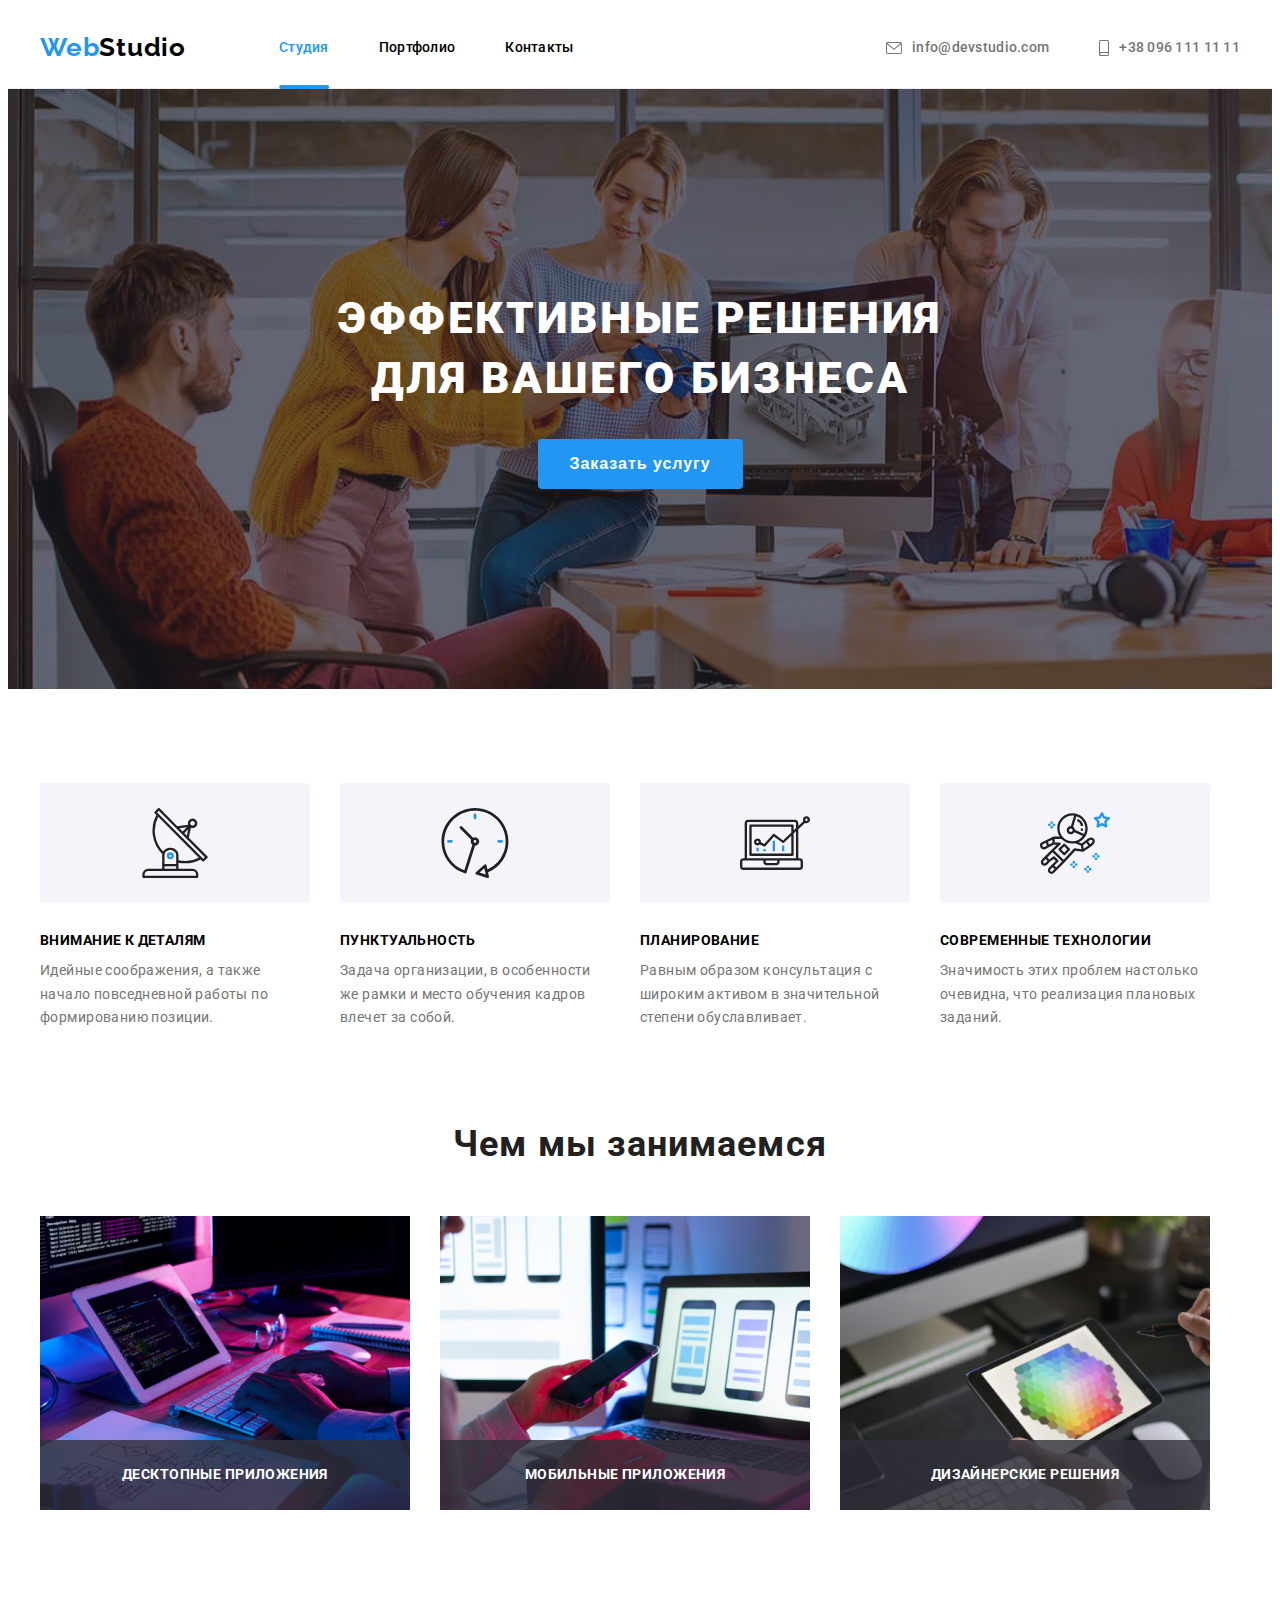
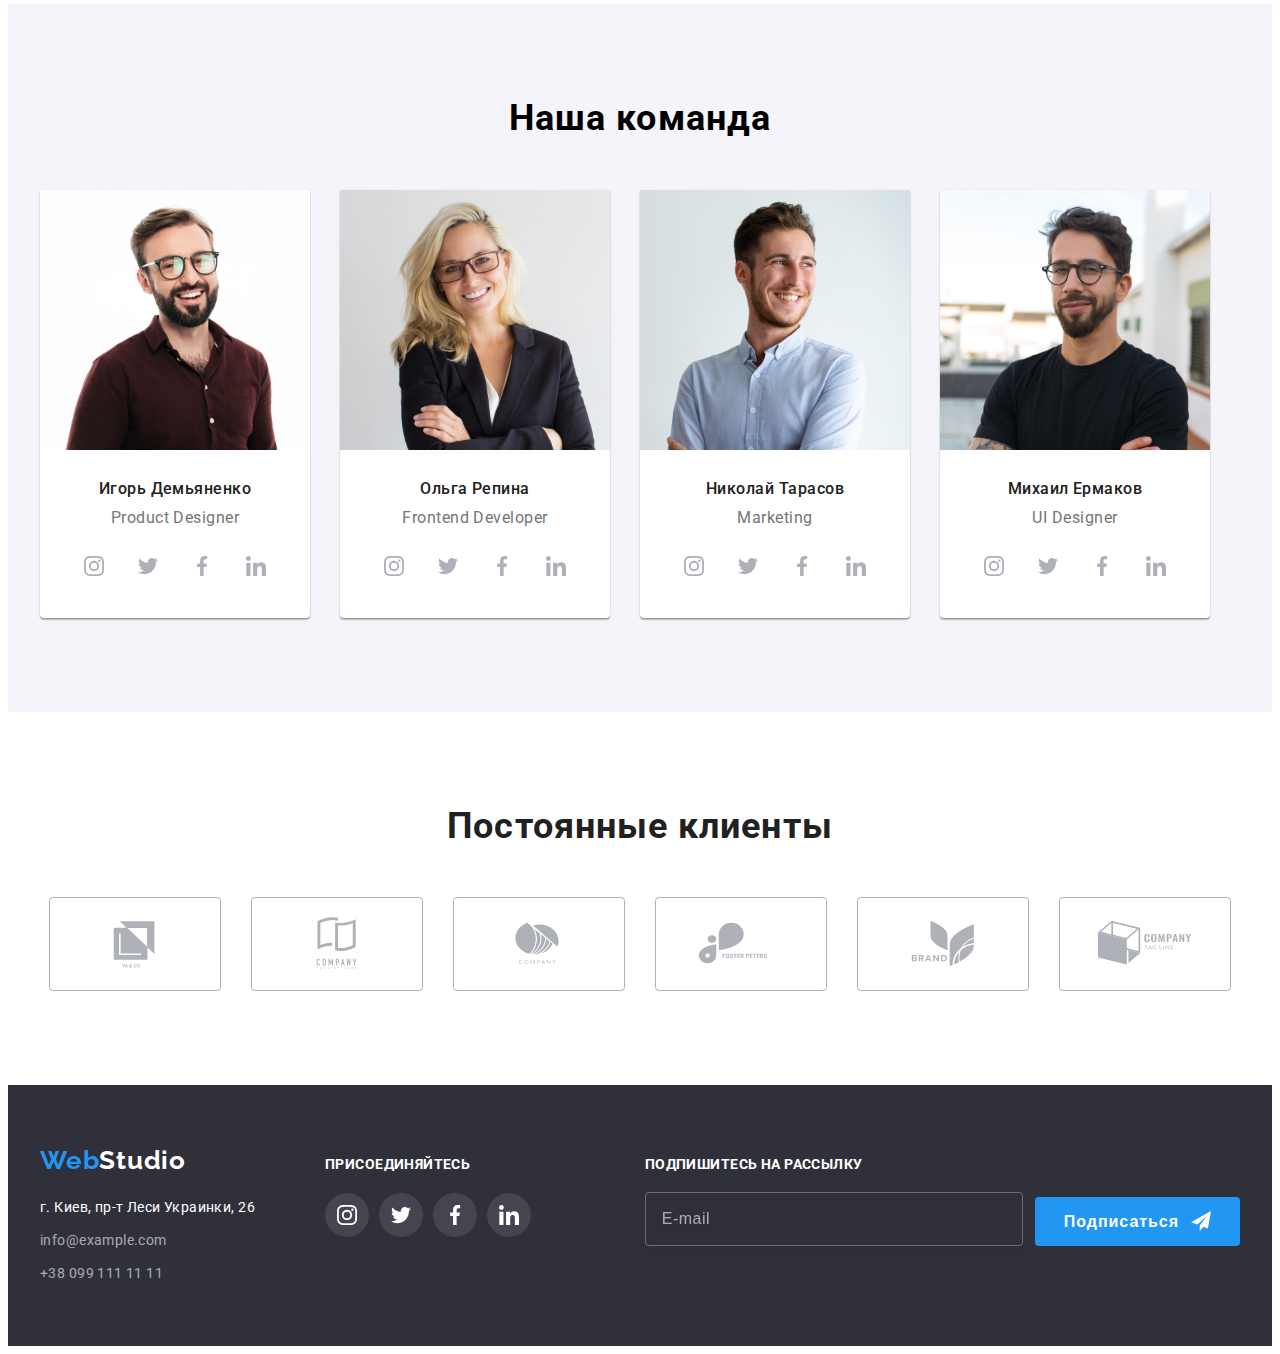
<file: index.html>
<!DOCTYPE html>
<html lang="ru">
   <head>
      <meta charset="UTF-8" />
      <meta http-equiv="X-UA-Compatible" content="IE=edge" />
      <meta name="viewport" content="width=device-width, initial-scale=1.0" />
      <title>WebStudio</title>
      <link rel="preconnect" href="https://fonts.googleapis.com" />
      <link rel="preconnect" href="https://fonts.gstatic.com" crossorigin />
      <link
         href="https://fonts.googleapis.com/css2?family=Raleway:wght@700&family=Roboto:wght@400;500;700;900&display=swap"
         rel="stylesheet"
      />
      <link
         rel="stylesheet"
         href="https://cdnjs.cloudflare.com/ajax/libs/modern-normalize/1.1.0/modern-normalize.min.css"
         integrity="sha512-wpPYUAdjBVSE4KJnH1VR1HeZfpl1ub8YT/NKx4PuQ5NmX2tKuGu6U/JRp5y+Y8XG2tV+wKQpNHVUX03MfMFn9Q=="
         crossorigin="anonymous"
         referrerpolicy="no-referrer"
      />
      <link rel="stylesheet" href="./css/styles.css" />
   </head>

   <body>
      <!---->
      <!--========================HEADER================-->
      <!---->
      <header class="header">
         <div class="container header-container">
            <nav class="header-nav">
               <a class="link logo" href="index.html" lang="en"
                  ><span class="accent">Web</span>Studio</a
               >
               <ul class="menu list">
                  <li class="menu-item current-item">
                     <a class="link current-link" href="index.html">Студия</a>
                  </li>
                  <li class="menu-item">
                     <a class="link" href="./portfolio.html">Портфолио</a>
                  </li>
                  <li class="menu-item">
                     <a class="link" href="">Контакты</a>
                  </li>
               </ul>
            </nav>

            <ul class="list header-list">
               <li class="header-list-item">
                  <a class="link contact-mail" href="mailto:info@devstudio.com">
                     <svg class="icon-envelope" width="16" height="12">
                        <use href="./images/icons.svg#icon-envelope"></use></svg
                     >info@devstudio.com
                  </a>
               </li>
               <li class="header-list-item">
                  <a class="link contact-number" href="tel:0961111111">
                     <svg class="icon-smartphone" width="10" height="16">
                        <use href="./images/icons.svg#icon-smartphone"></use>
                     </svg>
                     +38 096 111 11 11</a
                  >
               </li>
            </ul>
         </div>
      </header>

      <main>
         <!---->
         <!--========================HERO================-->
         <!---->
         <section class="hero">
            <div class="container hero-container">
               <h1 class="main-title">
                  Эффективные решения для вашего бизнеса
               </h1>
               <button class="modal-button" type="button" data-modal-open>
                  Заказать услугу
               </button>
            </div>
            <!--===================modal-window==================-->
            <div class="backdrop is-hidden" data-modal>
               <div class="modal">
                  <form class="modal-form">
                     <b class="form-title"
                        >Оставьте свои данные, мы вам перезвоним</b
                     >
                     <label class="label" for="username">
                        <span class="lable-text">Имя</span>
                     </label>
                     <div class="input-fild">
                        <input
                           class="username user-data"
                           type="text"
                           name="username"
                           id="username"
                           minlength="2"
                           maxlength="35"
                           autofocus
                        />
                        <svg class="input-icon" width="18" height="18">
                           <use
                              href="./images/icons.svg#icon-person-black-18dp-1"
                           ></use>
                        </svg>
                     </div>

                     <label class="label" for="user-tel">
                        <span class="lable-text">Телефон</span>
                     </label>
                     <div class="input-fild">
                        <input
                           class="user-tel user-data"
                           type="tel"
                           name="user-tel"
                           id="user-tel"
                        />
                        <svg class="input-icon" width="18" height="18">
                           <use
                              href="./images/icons.svg#icon-phone-black-18dp-1"
                           ></use>
                        </svg>
                     </div>

                     <label class="label" for="email">
                        <span class="lable-text">Почта</span>
                     </label>
                     <div class="input-fild">
                        <input
                           class="user-email user-data"
                           type="email"
                           name="email"
                           id="email"
                        />
                        <svg class="input-icon" width="18" height="18">
                           <use
                              href="./images/icons.svg#icon-email-black-18dp-1"
                           ></use>
                        </svg>
                     </div>

                     <label class="label">
                        <span class="lable-text">Комментарий</span>
                        <textarea
                           class="comment"
                           name="comment"
                           rows="5"
                           placeholder="Введите текст"
                        ></textarea>
                     </label>

                     <!--checkbox-->

                     <label class="lable lable-checkbox">
                        <input
                           class="checkbox visually-hidden"
                           type="checkbox"
                           name="checkbox"
                           checked
                        />
                        <span class="custom-checkbox">
                           <svg
                              class="custom-checkbox-icon"
                              width="11"
                              height="8"
                           >
                              <use href="./images/icons.svg#icon-vector"></use>
                           </svg>
                        </span>
                        <span>
                           Соглашаюсь с рассылкой и принимаю
                           <a class="policy-link" href="">Условия договора</a>
                        </span>
                     </label>

                     <button type="submit" class="submit-btn">Отправить</button>
                  </form>
                  <button
                     class="close-modal-btn"
                     type="button"
                     data-modal-close
                  >
                     <svg class="icon-close" width="18" height="18">
                        <use href="./images/icons.svg#icon-close"></use>
                     </svg>
                  </button>
               </div>
            </div>
         </section>
         <!---->
         <!--========================ADVANTAGES================-->
         <!---->
         <section class="section">
            <div class="container">
               <h2 class="visually-hidden">Наши преимущества</h2>
               <ul class="list list-advantage">
                  <li class="advantages-item">
                     <div class="advantages-icon">
                        <svg class="icon-antenna-1" width="70" height="70">
                           <use href="./images/icons.svg#icon-antenna-1"></use>
                        </svg>
                     </div>
                     <h3 class="advantage">Внимание к деталям</h3>
                     <p class="description-advantage">
                        Идейные соображения, а также начало повседневной работы
                        по формированию позиции.
                     </p>
                  </li>
                  <li class="advantages-item">
                     <div class="advantages-icon">
                        <svg class="icon-clock-1" width="70" height="70">
                           <use href="./images/icons.svg#icon-clock-1"></use>
                        </svg>
                     </div>
                     <h3 class="advantage">Пунктуальность</h3>
                     <p class="description-advantage">
                        Задача организации, в особенности же рамки и место
                        обучения кадров влечет за собой.
                     </p>
                  </li>
                  <li class="advantages-item">
                     <div class="advantages-icon">
                        <svg class="icon-diagram-1" width="70" height="70">
                           <use href="./images/icons.svg#icon-diagram-1"></use>
                        </svg>
                     </div>
                     <h3 class="advantage">Планирование</h3>
                     <p class="description-advantage">
                        Равным образом консультация с широким активом в
                        значительной степени обуславливает.
                     </p>
                  </li>
                  <li class="advantages-item">
                     <div class="advantages-icon">
                        <svg class="icon-astronaut-1" width="70" height="70">
                           <use
                              href="./images/icons.svg#icon-astronaut-1"
                           ></use>
                        </svg>
                     </div>
                     <h3 class="advantage">Современные технологии</h3>
                     <p class="description-advantage">
                        Значимость этих проблем настолько очевидна, что
                        реализация плановых заданий.
                     </p>
                  </li>
               </ul>
            </div>
         </section>
         <!---->
         <!--========================SPECIFIC================-->
         <!---->
         <section class="section specifics-section">
            <div class="container">
               <h2 class="specifics">Чем мы занимаемся</h2>
               <ul class="list list-img">
                  <li class="item-activity">
                     <div class="desktop-apps">
                        <img
                           class="activity"
                           src="./images/about/img.jpg"
                           alt="обучение с помощью планшета и компьютера"
                           width="370"
                           height="294"
                        />
                        <p class="title-img">Десктопные приложения</p>
                     </div>
                  </li>
                  <li class="item-activity">
                     <div class="mobile-apps">
                        <img
                           class="activity"
                           src="./images/about/img-1.jpg"
                           alt="обучение с помощью телефона и ноутбука"
                           width="370"
                           height="294"
                        />
                        <p class="title-img">Мобильные приложения</p>
                     </div>
                  </li>
                  <li class="item-activity">
                     <div class="design-solution">
                        <img
                           class="activity"
                           src="./images/about/img-2.jpg"
                           alt="обучение работы с цветовой палитрой на планшете"
                           width="370"
                           height="294"
                        />
                        <p class="title-img">Дизайнерские решения</p>
                     </div>
                  </li>
               </ul>
            </div>
         </section>
         <!---->
         <!--========================TEAM================-->
         <!---->
         <section class="stuff section">
            <div class="container">
               <h2 class="team">Наша команда</h2>
               <ul class="list list-team">
                  <li class="item-team">
                     <img
                        class="team-member"
                        src="./images/team/img.jpg"
                        alt="портрет члена команды"
                        width="270"
                        height="260"
                     />
                     <div class="employee-details">
                        <h3 class="employee">Игорь Демьяненко</h3>
                        <p class="position" lang="en">Product Designer</p>
                        <ul class="list social-list">
                           <li class="social-item">
                              <a
                                 class="link social-link"
                                 href="https://www.instagram.com/"
                                 target="_blank"
                                 rel="noopener noreferrer"
                              >
                                 <svg
                                    class="social-icon"
                                    width="20"
                                    height="20"
                                 >
                                    <use
                                       href="./images/icons.svg#icon-instagram"
                                    ></use>
                                 </svg>
                              </a>
                           </li>
                           <li class="social-item">
                              <a
                                 class="link social-link"
                                 href="https://twitter.com/"
                                 target="_blank"
                                 rel="noopener noreferrer"
                              >
                                 <svg
                                    class="social-icon"
                                    width="20"
                                    height="20"
                                 >
                                    <use
                                       href="./images/icons.svg#icon-twitter"
                                    ></use>
                                 </svg>
                              </a>
                           </li>
                           <li class="social-item">
                              <a
                                 class="link social-link"
                                 href="https://www.facebook.com/"
                                 target="_blank"
                                 rel="noopener noreferrer"
                              >
                                 <svg
                                    class="social-icon"
                                    width="20"
                                    height="20"
                                 >
                                    <use
                                       href="./images/icons.svg#icon-facebook"
                                    ></use>
                                 </svg>
                              </a>
                           </li>
                           <li class="social-item">
                              <a
                                 class="link social-link"
                                 href="https://www.linkedin.com/"
                                 target="_blank"
                                 rel="noopener noreferrer"
                              >
                                 <svg
                                    class="social-icon"
                                    width="20"
                                    height="20"
                                 >
                                    <use
                                       href="./images/icons.svg#icon-linkedin"
                                    ></use>
                                 </svg>
                              </a>
                           </li>
                        </ul>
                     </div>
                  </li>
                  <li class="item-team">
                     <img
                        class="team-member"
                        src="./images/team/img-1.jpg"
                        alt="портрет члена команды"
                        width="270"
                        height="260"
                     />
                     <div class="employee-details">
                        <h3 class="employee">Ольга Репина</h3>
                        <p class="position" lang="en">Frontend Developer</p>
                        <ul class="list social-list">
                           <li class="social-item">
                              <a
                                 class="link social-link"
                                 href="https://www.instagram.com/"
                                 target="_blank"
                                 rel="noopener noreferrer"
                              >
                                 <svg
                                    class="social-icon"
                                    width="20"
                                    height="20"
                                 >
                                    <use
                                       href="./images/icons.svg#icon-instagram"
                                    ></use>
                                 </svg>
                              </a>
                           </li>
                           <li class="social-item">
                              <a
                                 class="link social-link"
                                 href="https://twitter.com/"
                                 target="_blank"
                                 rel="noopener noreferrer"
                              >
                                 <svg
                                    class="social-icon"
                                    width="20"
                                    height="20"
                                 >
                                    <use
                                       href="./images/icons.svg#icon-twitter"
                                    ></use>
                                 </svg>
                              </a>
                           </li>
                           <li class="social-item">
                              <a
                                 class="link social-link"
                                 href="https://www.facebook.com/"
                                 target="_blank"
                                 rel="noopener noreferrer"
                              >
                                 <svg
                                    class="social-icon"
                                    width="20"
                                    height="20"
                                 >
                                    <use
                                       href="./images/icons.svg#icon-facebook"
                                    ></use>
                                 </svg>
                              </a>
                           </li>
                           <li class="social-item">
                              <a
                                 class="link social-link"
                                 href="https://www.linkedin.com/"
                                 target="_blank"
                                 rel="noopener noreferrer"
                              >
                                 <svg
                                    class="social-icon"
                                    width="20"
                                    height="20"
                                 >
                                    <use
                                       href="./images/icons.svg#icon-linkedin"
                                    ></use>
                                 </svg>
                              </a>
                           </li>
                        </ul>
                     </div>
                  </li>
                  <li class="item-team">
                     <img
                        class="team-member"
                        src="./images/team/img-2.jpg"
                        alt="портрет члена команды"
                        width="270"
                        height="260"
                     />
                     <div class="employee-details">
                        <h3 class="employee">Николай Тарасов</h3>
                        <p class="position" lang="en">Marketing</p>
                        <ul class="list social-list">
                           <li class="social-item">
                              <a
                                 class="link social-link"
                                 href="https://www.instagram.com/"
                                 target="_blank"
                                 rel="noopener noreferrer"
                              >
                                 <svg
                                    class="social-icon"
                                    width="20"
                                    height="20"
                                 >
                                    <use
                                       href="./images/icons.svg#icon-instagram"
                                    ></use>
                                 </svg>
                              </a>
                           </li>
                           <li class="social-item">
                              <a
                                 class="link social-link"
                                 href="https://twitter.com/"
                                 target="_blank"
                                 rel="noopener noreferrer"
                              >
                                 <svg
                                    class="social-icon"
                                    width="20"
                                    height="20"
                                 >
                                    <use
                                       href="./images/icons.svg#icon-twitter"
                                    ></use>
                                 </svg>
                              </a>
                           </li>
                           <li class="social-item">
                              <a
                                 class="link social-link"
                                 href="https://www.facebook.com/"
                                 target="_blank"
                                 rel="noopener noreferrer"
                              >
                                 <svg
                                    class="social-icon"
                                    width="20"
                                    height="20"
                                 >
                                    <use
                                       href="./images/icons.svg#icon-facebook"
                                    ></use>
                                 </svg>
                              </a>
                           </li>
                           <li class="social-item">
                              <a
                                 class="link social-link"
                                 href="https://www.linkedin.com/"
                                 target="_blank"
                                 rel="noopener noreferrer"
                              >
                                 <svg
                                    class="social-icon"
                                    width="20"
                                    height="20"
                                 >
                                    <use
                                       href="./images/icons.svg#icon-linkedin"
                                    ></use>
                                 </svg>
                              </a>
                           </li>
                        </ul>
                     </div>
                  </li>
                  <li class="item-team">
                     <img
                        class="team-member"
                        src="./images/team/img-3.jpg"
                        alt="портрет члена команды"
                        width="270"
                        height="260"
                     />
                     <div class="employee-details">
                        <h3 class="employee">Михаил Ермаков</h3>
                        <p class="position" lang="en">UI Designer</p>
                        <ul class="list social-list">
                           <li class="social-item">
                              <a
                                 class="link social-link"
                                 href="https://www.instagram.com/"
                                 target="_blank"
                                 rel="noopener noreferrer"
                              >
                                 <svg
                                    class="social-icon"
                                    width="20"
                                    height="20"
                                 >
                                    <use
                                       href="./images/icons.svg#icon-instagram"
                                    ></use>
                                 </svg>
                              </a>
                           </li>
                           <li class="social-item">
                              <a
                                 class="link social-link"
                                 href="https://twitter.com/"
                                 target="_blank"
                                 rel="noopener noreferrer"
                              >
                                 <svg
                                    class="social-icon"
                                    width="20"
                                    height="20"
                                 >
                                    <use
                                       href="./images/icons.svg#icon-twitter"
                                    ></use>
                                 </svg>
                              </a>
                           </li>
                           <li class="social-item">
                              <a
                                 class="link social-link"
                                 href="https://www.facebook.com/"
                                 target="_blank"
                                 rel="noopener noreferrer"
                              >
                                 <svg
                                    class="social-icon"
                                    width="20"
                                    height="20"
                                 >
                                    <use
                                       href="./images/icons.svg#icon-facebook"
                                    ></use>
                                 </svg>
                              </a>
                           </li>
                           <li class="social-item">
                              <a
                                 class="link social-link"
                                 href="https://www.linkedin.com/"
                                 target="_blank"
                                 rel="noopener noreferrer"
                              >
                                 <svg
                                    class="social-icon"
                                    width="20"
                                    height="20"
                                 >
                                    <use
                                       href="./images/icons.svg#icon-linkedin"
                                    ></use>
                                 </svg>
                              </a>
                           </li>
                        </ul>
                     </div>
                  </li>
               </ul>
            </div>
         </section>
         <!---->
         <!--========================REGULAR CUSTOMERS================-->
         <!---->
         <section class="section">
            <div class="container">
               <h2 class="regular-customers">Постоянные клиенты</h2>
               <ul class="list list-regular-customers">
                  <li class="regular-customer-item">
                     <a class="link regular-customer-link" href="">
                        <svg
                           class="regular-customer-icon"
                           width="106"
                           height="60"
                        >
                           <use href="./images/icons.svg#icon-logo"></use>
                        </svg>
                     </a>
                  </li>
                  <li class="regular-customer-item">
                     <a class="link regular-customer-link" href="">
                        <svg
                           class="regular-customer-icon"
                           width="106"
                           height="60"
                        >
                           <use href="./images/icons.svg#icon-logo-1"></use>
                        </svg>
                     </a>
                  </li>
                  <li class="regular-customer-item">
                     <a class="link regular-customer-link" href="">
                        <svg
                           class="regular-customer-icon"
                           width="106"
                           height="60"
                        >
                           <use href="./images/icons.svg#icon-logo-2"></use>
                        </svg>
                     </a>
                  </li>
                  <li class="regular-customer-item">
                     <a class="link regular-customer-link" href="">
                        <svg
                           class="regular-customer-icon"
                           width="106"
                           height="60"
                        >
                           <use href="./images/icons.svg#icon-logo-3"></use>
                        </svg>
                     </a>
                  </li>
                  <li class="regular-customer-item">
                     <a class="link regular-customer-link" href="">
                        <svg
                           class="regular-customer-icon"
                           width="106"
                           height="60"
                        >
                           <use href="./images/icons.svg#icon-logo-4"></use>
                        </svg>
                     </a>
                  </li>
                  <li class="regular-customer-item">
                     <a class="link regular-customer-link" href="">
                        <svg
                           class="regular-customer-icon"
                           width="106"
                           height="60"
                        >
                           <use href="./images/icons.svg#icon-logo-5"></use>
                        </svg>
                     </a>
                  </li>
               </ul>
            </div>
         </section>
      </main>

      <!---->
      <!--========================FOOTER================-->
      <!---->

      <footer class="footer">
         <div class="container content-in-footer">
            <div>
               <a class="link logo-footer" href="index.html" lang="en"
                  ><span class="accent">Web</span>Studio</a
               >
               <address class="contact-list">
                  <ul class="list all-contact">
                     <li class="contact-item">
                        <a
                           class="link link_geolocation"
                           href="https://goo.gl/maps/ptXr3wgjYMJCWN8M7"
                           target="blank"
                           rel="noreferrer noopener"
                           >г. Киев, пр-т Леси Украинки, 26</a
                        >
                     </li>
                     <li class="contact-item">
                        <a
                           class="link link_contact"
                           href="mailto:info@example.com"
                           >info@example.com</a
                        >
                     </li>
                     <li class="contact-item">
                        <a class="link link_contact" href="tel:0991111111"
                           >+38 099 111 11 11</a
                        >
                     </li>
                  </ul>
               </address>
            </div>
            <div>
               <p class="upper-icons-in-footer">присоединяйтесь</p>
               <ul class="list social-list-in-footer">
                  <li class="social-item">
                     <a
                        class="link social-link-in-footer"
                        href="https://www.instagram.com/"
                        target="_blank"
                        rel="noopener noreferrer"
                     >
                        <svg
                           class="social-icon-in-footer"
                           width="20"
                           height="20"
                        >
                           <use href="./images/icons.svg#icon-instagram"></use>
                        </svg>
                     </a>
                  </li>
                  <li class="social-item">
                     <a
                        class="link social-link-in-footer"
                        href="https://twitter.com/"
                        target="_blank"
                        rel="noopener noreferrer"
                     >
                        <svg
                           class="social-icon-in-footer"
                           width="20"
                           height="20"
                        >
                           <use href="./images/icons.svg#icon-twitter"></use>
                        </svg>
                     </a>
                  </li>
                  <li class="social-item">
                     <a
                        class="link social-link-in-footer"
                        href="https://www.facebook.com/"
                        target="_blank"
                        rel="noopener noreferrer"
                     >
                        <svg
                           class="social-icon-in-footer"
                           width="20"
                           height="20"
                        >
                           <use href="./images/icons.svg#icon-facebook"></use>
                        </svg>
                     </a>
                  </li>
                  <li class="social-item">
                     <a
                        class="link social-link-in-footer"
                        href="https://www.linkedin.com/"
                        target="_blank"
                        rel="noopener noreferrer"
                     >
                        <svg
                           class="social-icon-in-footer"
                           width="20"
                           height="20"
                        >
                           <use href="./images/icons.svg#icon-linkedin"></use>
                        </svg>
                     </a>
                  </li>
               </ul>
            </div>

            <div class="subscribe">
               <form class="subscribe-form">
                  <label class="lable-in-footer">
                     <span class="lable-text-in-footer"
                        >Подпишитесь на рассылку
                     </span>
                     <input
                        class="footer-input"
                        type="email"
                        name="email"
                        placeholder="E-mail"
                        autocomplete="off"
                     />
                  </label>
                  <button type="submit" class="subscribe-button">
                     Подписаться
                     <svg class="icon-icon-send" width="20" height="20">
                        <use href="./images/icons.svg#icon-icon-send"></use>
                     </svg>
                  </button>
               </form>
            </div>
         </div>
      </footer>
      <script src="./JS/modal.js"></script>
   </body>
</html>
</file>
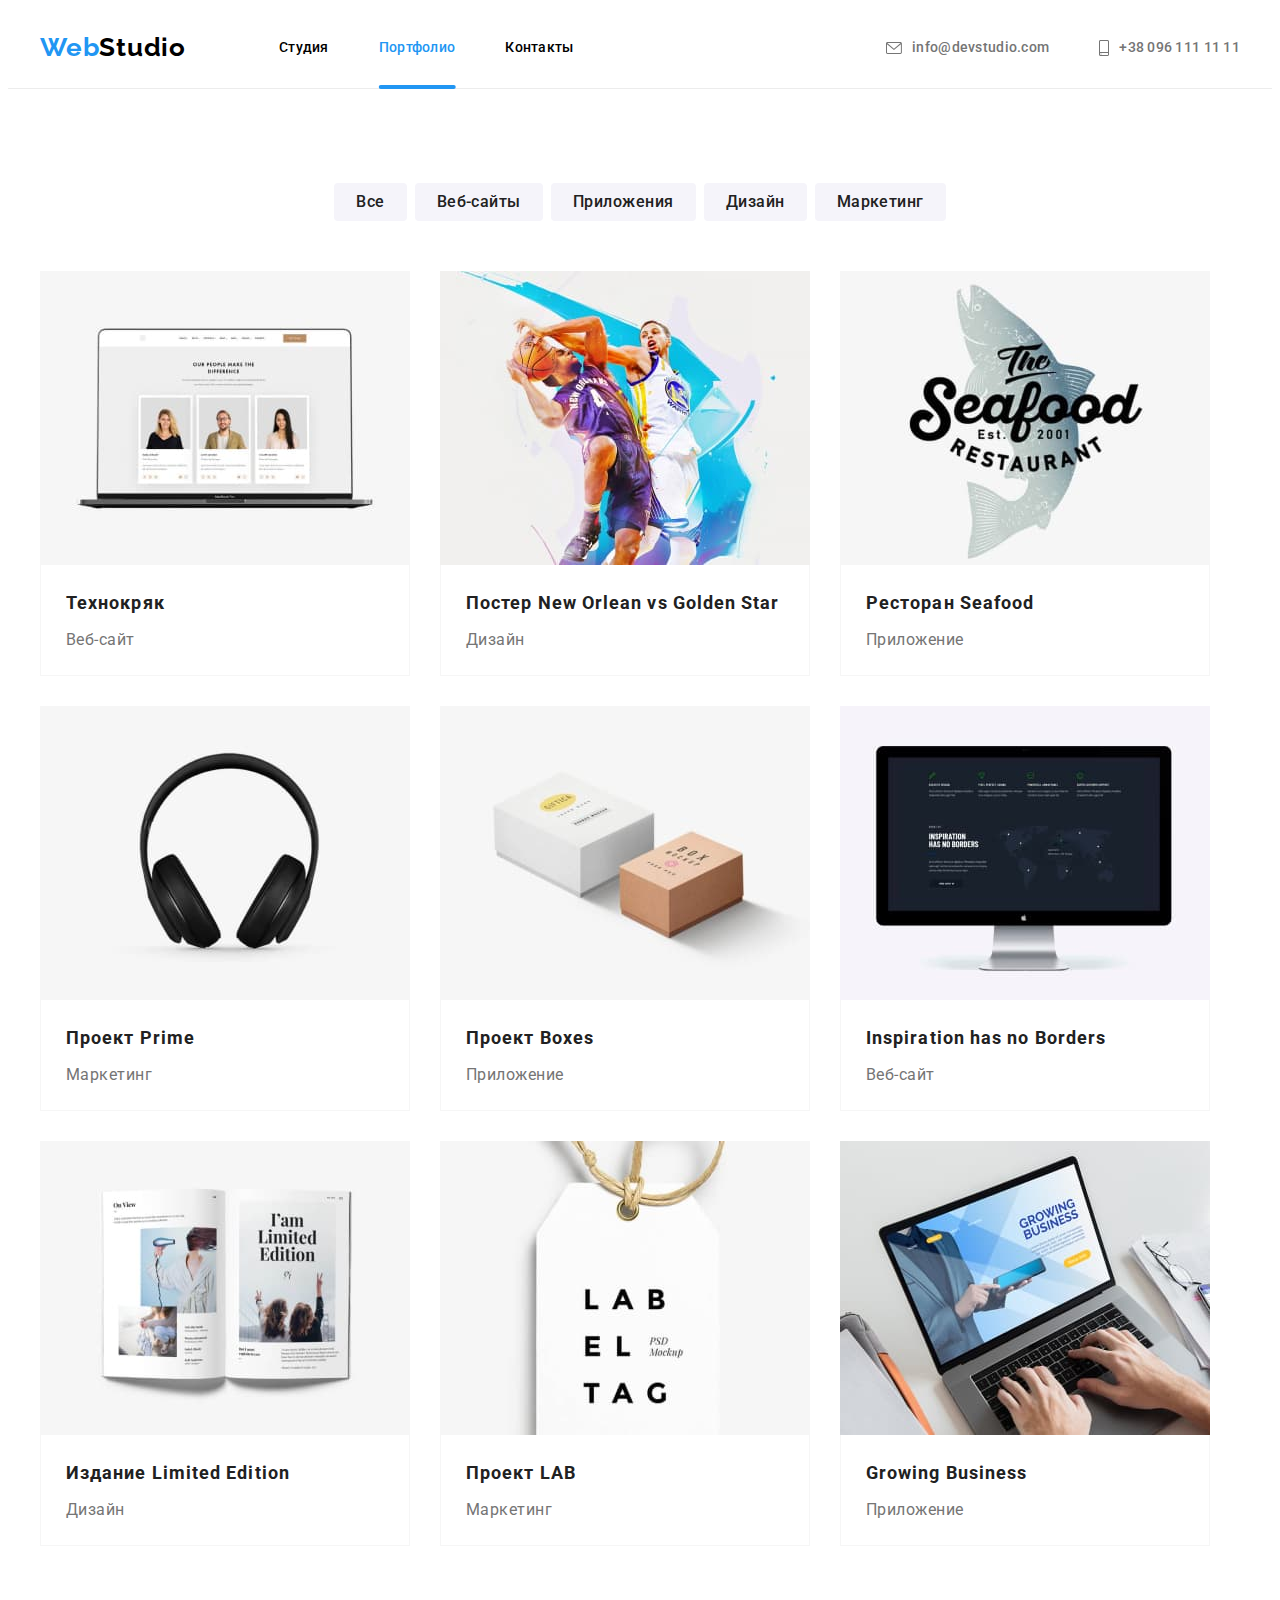
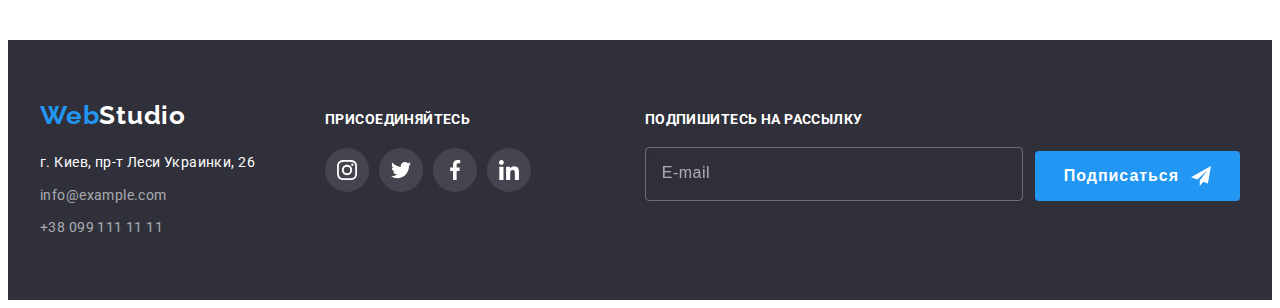
<file: portfolio.html>
<!DOCTYPE html>
<html lang="ru">
    <head>
        <meta charset="UTF-8" />
        <meta http-equiv="X-UA-Compatible" content="IE=edge" />
        <meta name="viewport" content="width=device-width, initial-scale=1.0" />
        <title>Портфолио</title>
        <link rel="preconnect" href="https://fonts.googleapis.com" />
        <link rel="preconnect" href="https://fonts.gstatic.com" crossorigin />
        <link
            href="https://fonts.googleapis.com/css2?family=Raleway:wght@700&family=Roboto:wght@400;500;700;900&display=swap"
            rel="stylesheet"
        />
        <link
            rel="stylesheet"
            href="https://cdnjs.cloudflare.com/ajax/libs/modern-normalize/1.1.0/modern-normalize.min.css"
            integrity="sha512-wpPYUAdjBVSE4KJnH1VR1HeZfpl1ub8YT/NKx4PuQ5NmX2tKuGu6U/JRp5y+Y8XG2tV+wKQpNHVUX03MfMFn9Q=="
            crossorigin="anonymous"
            referrerpolicy="no-referrer"
        />
        <link rel="stylesheet" href="./css/styles.css" />
    </head>

    <body>
        <!---->
        <!--========================HEADER================-->
        <!---->
        <header class="header">
            <div class="container header-container">
                <nav class="header-nav">
                    <a class="link logo" href="index.html" lang="en"
                        ><span class="accent">Web</span>Studio</a
                    >
                    <ul class="menu list">
                        <li class="menu-item">
                            <a class="link" href="index.html">Студия</a>
                        </li>
                        <li class="menu-item current-item">
                            <a class="link current-link" href="./portfolio.html"
                                >Портфолио</a
                            >
                        </li>
                        <li class="menu-item">
                            <a class="link" href="">Контакты</a>
                        </li>
                    </ul>
                </nav>
                <ul class="list header-list">
                    <li class="header-list-item">
                        <a
                            class="link contact-mail"
                            href="mailto:info@devstudio.com"
                        >
                            <svg class="icon-envelope" width="16" height="12">
                                <use
                                    href="./images/icons.svg#icon-envelope"
                                ></use>
                            </svg>
                            info@devstudio.com</a
                        >
                    </li>
                    <li class="header-list-item">
                        <a class="link contact-number" href="tel:0961111111">
                            <svg class="icon-envelope" width="10" height="16">
                                <use
                                    href="./images/icons.svg#icon-smartphone"
                                ></use>
                            </svg>
                            +38 096 111 11 11
                        </a>
                    </li>
                </ul>
            </div>
        </header>

        <main>
            <!---->
            <!--========================PORTFOLIO================-->
            <!---->
            <section class="section portfolio">
                <div class="container">
                    <h1 class="visually-hidden">Портфолио</h1>
                    <ul class="list list-button">
                        <li class="filter-btn">
                            <button class="filter" type="button">Все</button>
                        </li>
                        <li class="filter-btn">
                            <button class="filter" type="button">
                                Веб-сайты
                            </button>
                        </li>
                        <li class="filter-btn">
                            <button class="filter" type="button">
                                Приложения
                            </button>
                        </li>
                        <li class="filter-btn">
                            <button class="filter" type="button">Дизайн</button>
                        </li>
                        <li class="filter-btn">
                            <button class="filter" type="button">
                                Маркетинг
                            </button>
                        </li>
                    </ul>

                    <h2 class="visually-hidden">Разделы порфолио</h2>
                    <ul class="list list-cards">
                        <li class="list-item">
                            <a class="link link-card" href="">
                                <div class="wrapper">
                                    <img
                                        class="portfolio-img"
                                        src="./images/portfolio_images/img.jpg"
                                        alt="Технокряк"
                                        width="370"
                                        height="294"
                                    />
                                    <p class="owerlay-text">
                                        Ресурс предлагает комплексные
                                        предложения с разным уровнем функционала
                                        и сервисов. Все это позволит посетителю
                                        получить исчерпывающие сведения о
                                        компании или частном лице.
                                    </p>
                                </div>
                                <div class="text-card">
                                    <h3 class="title-picture">Технокряк</h3>
                                    <p class="portfolio_section">Веб-сайт</p>
                                </div>
                            </a>
                        </li>
                        <li class="list-item">
                            <a class="link link-card" href="">
                                <div class="wrapper">
                                    <img
                                        class="portfolio-img"
                                        src="./images/portfolio_images/img-1.jpg"
                                        alt="Постер New Orlean vs Golden Star"
                                        width="370"
                                        height="294"
                                    />
                                    <p class="owerlay-text">
                                        Ресурс предлагает комплексные
                                        предложения с разным уровнем функционала
                                        и сервисов. Все это позволит посетителю
                                        получить исчерпывающие сведения о
                                        компании или частном лице.
                                    </p>
                                </div>
                                <div class="text-card">
                                    <h3 class="title-picture">
                                        Постер
                                        <span lang="en"
                                            >New Orlean vs Golden Star</span
                                        >
                                    </h3>
                                    <p class="portfolio_section">Дизайн</p>
                                </div>
                            </a>
                        </li>
                        <li class="list-item">
                            <a class="link link-card" href="">
                                <div class="wrapper">
                                    <img
                                        class="portfolio-img"
                                        src="./images/portfolio_images/img-2.jpg"
                                        alt="Ресторан Seafood"
                                        width="370"
                                        height="294"
                                    />
                                    <p class="owerlay-text">
                                        Ресурс предлагает комплексные
                                        предложения с разным уровнем функционала
                                        и сервисов. Все это позволит посетителю
                                        получить исчерпывающие сведения о
                                        компании или частном лице.
                                    </p>
                                </div>
                                <div class="text-card">
                                    <h3 class="title-picture">
                                        Ресторан <span lang="en">Seafood</span>
                                    </h3>
                                    <p class="portfolio_section">Приложение</p>
                                </div>
                            </a>
                        </li>
                        <li class="list-item">
                            <a class="link link-card" href="">
                                <div class="wrapper">
                                    <img
                                        class="portfolio-img"
                                        src="./images/portfolio_images/img-3.jpg"
                                        alt="Проект Prime"
                                        width="370"
                                        height="294"
                                    />
                                    <p class="owerlay-text">
                                        Ресурс предлагает комплексные
                                        предложения с разным уровнем функционала
                                        и сервисов. Все это позволит посетителю
                                        получить исчерпывающие сведения о
                                        компании или частном лице.
                                    </p>
                                </div>
                                <div class="text-card">
                                    <h3 class="title-picture">
                                        Проект <span lang="en">Prime</span>
                                    </h3>
                                    <p class="portfolio_section">Маркетинг</p>
                                </div>
                            </a>
                        </li>
                        <li class="list-item">
                            <a class="link link-card" href="">
                                <div class="wrapper">
                                    <img
                                        class="portfolio-img"
                                        src="./images/portfolio_images/img-4.jpg"
                                        alt="Проект Boxes"
                                        width="370"
                                        height="294"
                                    />
                                    <p class="owerlay-text">
                                        Ресурс предлагает комплексные
                                        предложения с разным уровнем функционала
                                        и сервисов. Все это позволит посетителю
                                        получить исчерпывающие сведения о
                                        компании или частном лице.
                                    </p>
                                </div>
                                <div class="text-card">
                                    <h3 class="title-picture">
                                        Проект <span lang="en">Boxes</span>
                                    </h3>
                                    <p class="portfolio_section">Приложение</p>
                                </div></a
                            >
                        </li>
                        <li class="list-item">
                            <a class="link link-card" href="">
                                <div class="wrapper">
                                    <img
                                        class="portfolio-img"
                                        src="./images/portfolio_images/img-5.jpg"
                                        alt="Inspiration has no Borders"
                                        width="370"
                                        height="294"
                                    />
                                    <p class="owerlay-text">
                                        Ресурс предлагает комплексные
                                        предложения с разным уровнем функционала
                                        и сервисов. Все это позволит посетителю
                                        получить исчерпывающие сведения о
                                        компании или частном лице.
                                    </p>
                                </div>
                                <div class="text-card">
                                    <h3 class="title-picture" lang="en">
                                        Inspiration has no Borders
                                    </h3>
                                    <p class="portfolio_section">Веб-сайт</p>
                                </div>
                            </a>
                        </li>
                        <li class="list-item">
                            <a class="link link-card" href="">
                                <div class="wrapper">
                                    <img
                                        class="portfolio-img"
                                        src="./images/portfolio_images/img-6.jpg"
                                        alt="Издание Limited Edition"
                                        width="370"
                                        height="294"
                                    />
                                    <p class="owerlay-text">
                                        Ресурс предлагает комплексные
                                        предложения с разным уровнем функционала
                                        и сервисов. Все это позволит посетителю
                                        получить исчерпывающие сведения о
                                        компании или частном лице.
                                    </p>
                                </div>
                                <div class="text-card">
                                    <h3 class="title-picture">
                                        Издание
                                        <span lang="en">Limited Edition</span>
                                    </h3>
                                    <p class="portfolio_section">Дизайн</p>
                                </div>
                            </a>
                        </li>
                        <li class="list-item">
                            <a class="link link-card" href="">
                                <div class="wrapper">
                                    <img
                                        class="portfolio-img"
                                        src="./images/portfolio_images/img-7.jpg"
                                        alt="Проект LAB"
                                        width="370"
                                        height="294"
                                    />
                                    <p class="owerlay-text">
                                        Ресурс предлагает комплексные
                                        предложения с разным уровнем функционала
                                        и сервисов. Все это позволит посетителю
                                        получить исчерпывающие сведения о
                                        компании или частном лице.
                                    </p>
                                </div>
                                <div class="text-card">
                                    <h3 class="title-picture">
                                        Проект <span lang="en">LAB</span>
                                    </h3>
                                    <p class="portfolio_section">Маркетинг</p>
                                </div>
                            </a>
                        </li>
                        <li class="list-item">
                            <a class="link link-card" href="">
                                <div class="wrapper">
                                    <img
                                        class="portfolio-img"
                                        src="./images/portfolio_images/img-8.jpg"
                                        alt="Growing Business"
                                        width="370"
                                        height="294"
                                    />
                                    <p class="owerlay-text">
                                        Ресурс предлагает комплексные
                                        предложения с разным уровнем функционала
                                        и сервисов. Все это позволит посетителю
                                        получить исчерпывающие сведения о
                                        компании или частном лице.
                                    </p>
                                </div>
                                <div class="text-card">
                                    <h3 class="title-picture" lang="en">
                                        Growing Business
                                    </h3>
                                    <p class="portfolio_section">Приложение</p>
                                </div>
                            </a>
                        </li>
                    </ul>
                </div>
            </section>
        </main>
        <!---->
        <!--========================FOOTER================-->
        <!---->
        <footer class="footer">
            <div class="container content-in-footer">
                <div>
                    <a class="link logo-footer" href="index.html" lang="en"
                        ><span class="accent">Web</span>Studio</a
                    >
                    <address class="contact-list">
                        <ul class="list all-contact">
                            <li class="contact-item">
                                <a
                                    class="link link_geolocation"
                                    href="https://goo.gl/maps/ptXr3wgjYMJCWN8M7"
                                    target="blank"
                                    rel="noreferrer noopener"
                                    >г. Киев, пр-т Леси Украинки, 26</a
                                >
                            </li>
                            <li class="contact-item">
                                <a
                                    class="link link_contact"
                                    href="mailto:info@example.com"
                                    >info@example.com</a
                                >
                            </li>
                            <li class="contact-item">
                                <a
                                    class="link link_contact"
                                    href="tel:0991111111"
                                    >+38 099 111 11 11</a
                                >
                            </li>
                        </ul>
                    </address>
                </div>
                <div>
                    <p class="upper-icons-in-footer">присоединяйтесь</p>
                    <ul class="list social-list-in-footer">
                        <li class="social-item">
                            <a
                                class="link social-link-in-footer"
                                href="https://instagram.com/"
                                target="_blank"
                                rel="noopener noreferrer"
                            >
                                <svg
                                    class="social-icon-in-footer"
                                    width="20"
                                    height="20"
                                >
                                    <use
                                        href="./images/icons.svg#icon-instagram"
                                    ></use>
                                </svg>
                            </a>
                        </li>
                        <li class="social-item">
                            <a
                                class="link social-link-in-footer"
                                href="https://twitter.com/"
                                target="_blank"
                                rel="noopener noreferrer"
                            >
                                <svg
                                    class="social-icon-in-footer"
                                    width="20"
                                    height="20"
                                >
                                    <use
                                        href="./images/icons.svg#icon-twitter"
                                    ></use>
                                </svg>
                            </a>
                        </li>
                        <li class="social-item">
                            <a
                                class="link social-link-in-footer"
                                href="https://facebook.com/"
                                target="_blank"
                                rel="noopener noreferrer"
                            >
                                <svg
                                    class="social-icon-in-footer"
                                    width="20"
                                    height="20"
                                >
                                    <use
                                        href="./images/icons.svg#icon-facebook"
                                    ></use>
                                </svg>
                            </a>
                        </li>
                        <li class="social-item">
                            <a
                                class="link social-link-in-footer"
                                href="https://www.linkedin.com/"
                                target="_blank"
                                rel="noopener noreferrer"
                            >
                                <svg
                                    class="social-icon-in-footer"
                                    width="20"
                                    height="20"
                                >
                                    <use
                                        href="./images/icons.svg#icon-linkedin"
                                    ></use>
                                </svg>
                            </a>
                        </li>
                    </ul>
                </div>
                <div class="subscribe">
                    <form class="subscribe-form">
                        <label class="lable-in-footer">
                            <span class="lable-text-in-footer"
                                >Подпишитесь на рассылку
                            </span>
                            <input
                                class="footer-input"
                                type="email"
                                name="email"
                                placeholder="E-mail"
                                autocomplete="off"
                            />
                        </label>
                        <button type="submit" class="subscribe-button">
                            Подписаться
                            <svg class="icon-icon-send" width="20" height="20">
                                <use
                                    href="./images/icons.svg#icon-icon-send"
                                ></use>
                            </svg>
                        </button>
                    </form>
                </div>
            </div>
        </footer>
    </body>
</html>
</file>
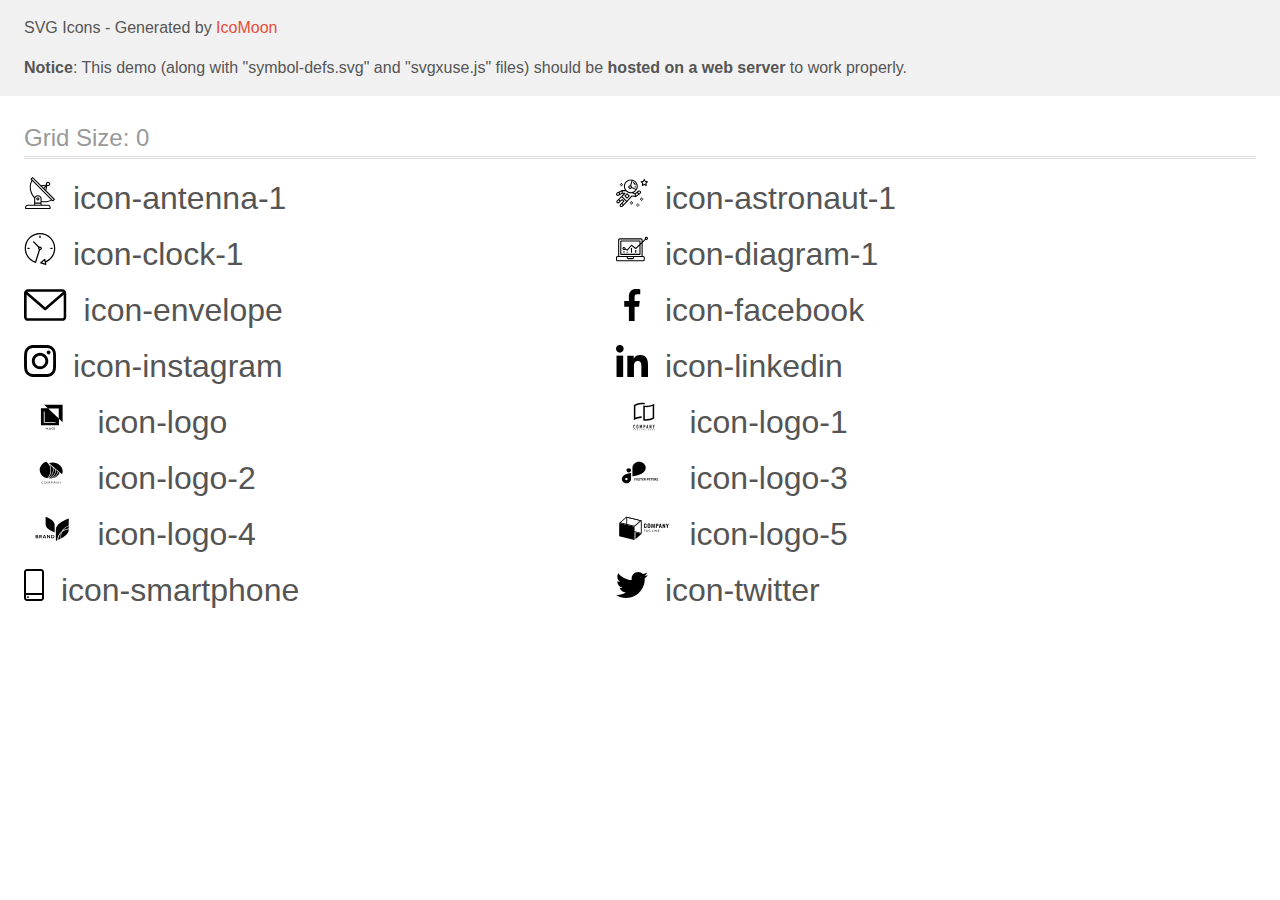
<file: images/icomoon/demo-external-svg.html>
<!doctype html>
<html>
<head>
    <title>IcoMoon - SVG Icons</title>
    <meta charset="utf-8">
    <meta name="viewport" content="width=device-width, initial-scale=1">
    <link rel="stylesheet" href="demo-files/demo.css">
    <link rel="stylesheet" href="style.css">
</head>
<body>
<header class="bgc1 clearfix">
<div class="mhl">
    <p>SVG Icons - Generated by <a href="https://icomoon.io/app">IcoMoon</a></p><p><strong>Notice</strong>: This demo (along with "symbol-defs.svg" and "svgxuse.js" files) should be <b>hosted on a web server</b> to work properly.</p>
</div>
</header>
    <div class="clearfix mhl ptl">
        <h1 class="mvm mtn fgc1">Grid Size: 0</h1>
        <div class="glyph fs1">
            <div class="clearfix pbs">
                <svg class="icon icon-antenna-1"><use xlink:href="symbol-defs.svg#icon-antenna-1"></use></svg><span class="name"> icon-antenna-1</span>
            </div>
        </div>
        <div class="glyph fs1">
            <div class="clearfix pbs">
                <svg class="icon icon-astronaut-1"><use xlink:href="symbol-defs.svg#icon-astronaut-1"></use></svg><span class="name"> icon-astronaut-1</span>
            </div>
        </div>
        <div class="glyph fs1">
            <div class="clearfix pbs">
                <svg class="icon icon-clock-1"><use xlink:href="symbol-defs.svg#icon-clock-1"></use></svg><span class="name"> icon-clock-1</span>
            </div>
        </div>
        <div class="glyph fs1">
            <div class="clearfix pbs">
                <svg class="icon icon-diagram-1"><use xlink:href="symbol-defs.svg#icon-diagram-1"></use></svg><span class="name"> icon-diagram-1</span>
            </div>
        </div>
        <div class="glyph fs1">
            <div class="clearfix pbs">
                <svg class="icon icon-envelope"><use xlink:href="symbol-defs.svg#icon-envelope"></use></svg><span class="name"> icon-envelope</span>
            </div>
        </div>
        <div class="glyph fs1">
            <div class="clearfix pbs">
                <svg class="icon icon-facebook"><use xlink:href="symbol-defs.svg#icon-facebook"></use></svg><span class="name"> icon-facebook</span>
            </div>
        </div>
        <div class="glyph fs1">
            <div class="clearfix pbs">
                <svg class="icon icon-instagram"><use xlink:href="symbol-defs.svg#icon-instagram"></use></svg><span class="name"> icon-instagram</span>
            </div>
        </div>
        <div class="glyph fs1">
            <div class="clearfix pbs">
                <svg class="icon icon-linkedin"><use xlink:href="symbol-defs.svg#icon-linkedin"></use></svg><span class="name"> icon-linkedin</span>
            </div>
        </div>
        <div class="glyph fs1">
            <div class="clearfix pbs">
                <svg class="icon icon-logo"><use xlink:href="symbol-defs.svg#icon-logo"></use></svg><span class="name"> icon-logo</span>
            </div>
        </div>
        <div class="glyph fs1">
            <div class="clearfix pbs">
                <svg class="icon icon-logo-1"><use xlink:href="symbol-defs.svg#icon-logo-1"></use></svg><span class="name"> icon-logo-1</span>
            </div>
        </div>
        <div class="glyph fs1">
            <div class="clearfix pbs">
                <svg class="icon icon-logo-2"><use xlink:href="symbol-defs.svg#icon-logo-2"></use></svg><span class="name"> icon-logo-2</span>
            </div>
        </div>
        <div class="glyph fs1">
            <div class="clearfix pbs">
                <svg class="icon icon-logo-3"><use xlink:href="symbol-defs.svg#icon-logo-3"></use></svg><span class="name"> icon-logo-3</span>
            </div>
        </div>
        <div class="glyph fs1">
            <div class="clearfix pbs">
                <svg class="icon icon-logo-4"><use xlink:href="symbol-defs.svg#icon-logo-4"></use></svg><span class="name"> icon-logo-4</span>
            </div>
        </div>
        <div class="glyph fs1">
            <div class="clearfix pbs">
                <svg class="icon icon-logo-5"><use xlink:href="symbol-defs.svg#icon-logo-5"></use></svg><span class="name"> icon-logo-5</span>
            </div>
        </div>
        <div class="glyph fs1">
            <div class="clearfix pbs">
                <svg class="icon icon-smartphone"><use xlink:href="symbol-defs.svg#icon-smartphone"></use></svg><span class="name"> icon-smartphone</span>
            </div>
        </div>
        <div class="glyph fs1">
            <div class="clearfix pbs">
                <svg class="icon icon-twitter"><use xlink:href="symbol-defs.svg#icon-twitter"></use></svg><span class="name"> icon-twitter</span>
            </div>
        </div>
  </div>
<script defer src="svgxuse.js"></script>
</body>
</html>
</file>
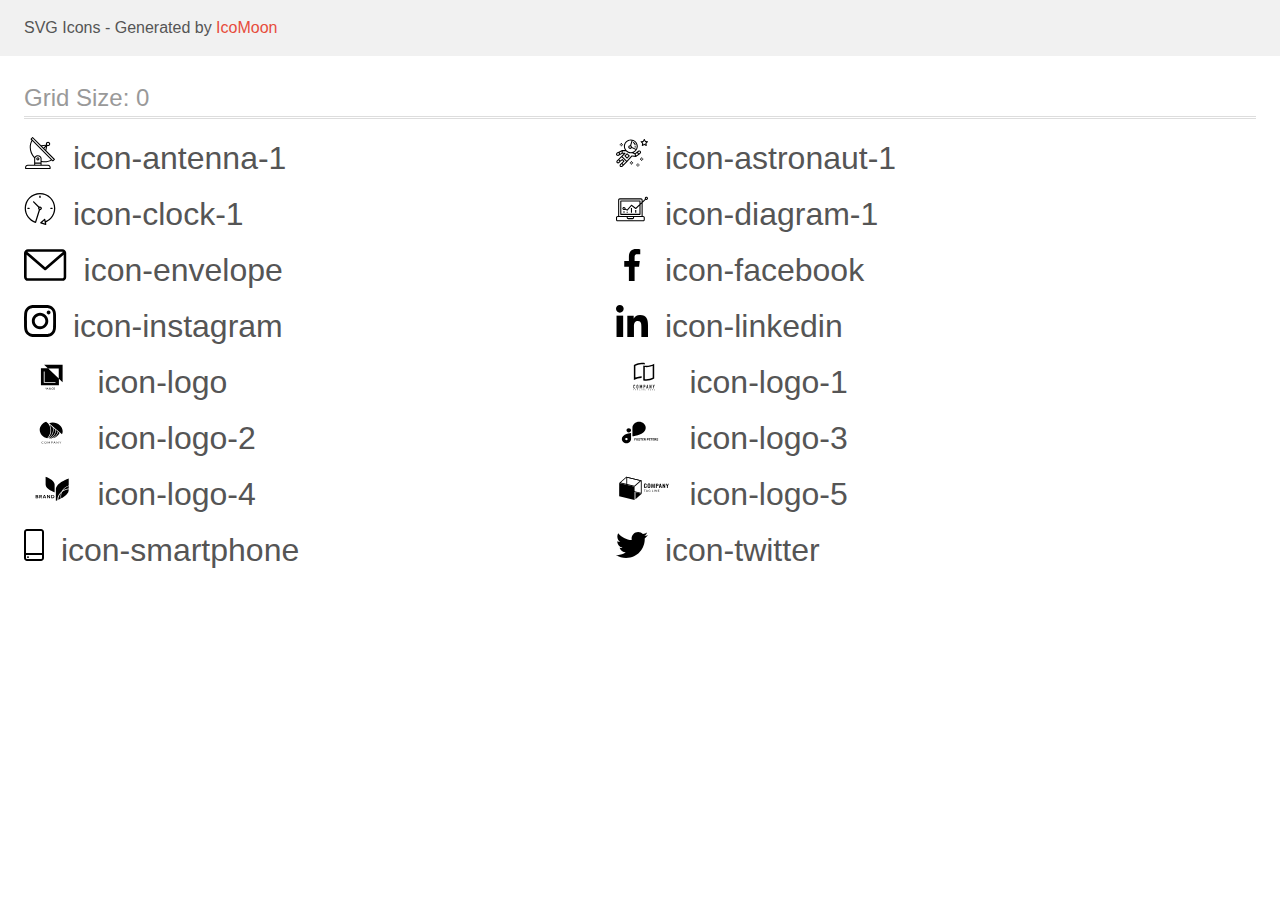
<file: images/icomoon/demo.html>
<!doctype html>
<html>
<head>
    <title>IcoMoon - SVG Icons</title>
    <meta charset="utf-8">
    <meta name="viewport" content="width=device-width, initial-scale=1">
    <link rel="stylesheet" href="demo-files/demo.css">
    <link rel="stylesheet" href="style.css">
</head>
<body>
<svg aria-hidden="true" style="position: absolute; width: 0; height: 0; overflow: hidden;" version="1.1" xmlns="http://www.w3.org/2000/svg" xmlns:xlink="http://www.w3.org/1999/xlink">
<defs>
<symbol id="icon-antenna-1" viewBox="0 0 32 32">
<path d="M30.773 22.098l-8.443-8.505 0.937-4.615c0.242 0.094 0.499 0.144 0.758 0.146h0.006c1.192 0.014 2.17-0.941 2.184-2.133s-0.941-2.17-2.133-2.184c-1.192-0.014-2.17 0.941-2.184 2.133-0.003 0.255 0.039 0.509 0.125 0.749l-4.96 0.605-8.091-8.133c-0.099-0.101-0.235-0.159-0.377-0.16-0.14 0.001-0.274 0.056-0.373 0.155l-1.513 1.504c-0.208 0.208-0.208 0.546 0 0.754l0.814 0.826c-3.153 5.798-2.129 12.978 2.519 17.663 0.043 0.041 0.092 0.074 0.146 0.098-0.034 0.18-0.051 0.364-0.052 0.547v6.187h-6.4c-1.472 0.002-2.665 1.195-2.667 2.667v1.067c0 0.295 0.239 0.533 0.533 0.533h24.533c0.295 0 0.533-0.239 0.533-0.533v-1.067c-0.002-1.472-1.195-2.665-2.667-2.667h-6.4v-2.742c1.003 0.21 2.024 0.317 3.049 0.32 2.458-0.003 4.877-0.615 7.040-1.783l0.818 0.823c0.099 0.101 0.235 0.159 0.377 0.16 0.14-0.001 0.274-0.056 0.373-0.155l1.513-1.504c0.208-0.208 0.208-0.546 0-0.754zM23.28 6.233c0.418-0.415 1.093-0.414 1.508 0.004s0.414 1.093-0.004 1.508c-0.2 0.199-0.47 0.31-0.752 0.31h-0.003c-0.589-0.003-1.064-0.483-1.061-1.072 0.002-0.282 0.115-0.552 0.314-0.751h-0.002zM22.024 9.738l-0.598 2.946-1.175-1.182 1.774-1.763zM21.419 8.836l-1.92 1.909-1.485-1.493 3.405-0.415zM24.004 28.8c0.884 0 1.6 0.716 1.6 1.6v0.533h-23.467v-0.533c0-0.884 0.716-1.6 1.6-1.6h20.267zM16.537 26.667v1.067h-5.333v-1.067h5.333zM11.204 25.6v-4.053c0-1.294 1.196-2.347 2.667-2.347s2.667 1.053 2.667 2.347v4.053h-5.333zM17.604 23.904v-2.357c0-1.882-1.675-3.413-3.733-3.413-1.331-0.020-2.576 0.657-3.281 1.786-4.058-4.274-4.971-10.645-2.279-15.887l18.602 18.708c-2.872 1.461-6.165 1.873-9.309 1.163zM28.893 23.22l-21.057-21.181 0.755-0.752 7.935 7.98c0.004 0 0.006 0.007 0.010 0.010l13.115 13.191-0.757 0.752z"></path>
<path d="M13.876 20.267h-0.005c-0.884-0.001-1.601 0.714-1.602 1.598s0.714 1.601 1.598 1.602h0.005c0.884 0.001 1.601-0.714 1.602-1.598s-0.714-1.601-1.598-1.602zM14.249 22.245c-0.1 0.1-0.236 0.156-0.378 0.155-0.295-0.002-0.532-0.242-0.531-0.536 0.001-0.141 0.057-0.276 0.157-0.375s0.233-0.154 0.373-0.155c0.295 0.002 0.532 0.241 0.53 0.536-0.001 0.141-0.057 0.276-0.157 0.375h0.005z"></path>
</symbol>
<symbol id="icon-astronaut-1" viewBox="0 0 32 32">
<path d="M31.974 4.524c-0.063-0.193-0.229-0.333-0.43-0.363l-1.91-0.278-0.855-1.731c-0.179-0.365-0.777-0.365-0.956 0l-0.855 1.731-1.91 0.278c-0.201 0.029-0.367 0.17-0.431 0.363-0.062 0.193-0.011 0.405 0.135 0.547l1.383 1.348-0.326 1.903c-0.034 0.2 0.048 0.402 0.212 0.522 0.166 0.121 0.382 0.135 0.562 0.040l1.709-0.899 1.709 0.899c0.078 0.041 0.164 0.061 0.249 0.061 0.11 0 0.221-0.034 0.314-0.102 0.164-0.119 0.246-0.322 0.212-0.522l-0.326-1.903 1.383-1.348c0.145-0.142 0.197-0.354 0.135-0.547zM29.511 5.851c-0.125 0.122-0.183 0.299-0.153 0.472l0.191 1.114-1-0.526c-0.078-0.041-0.163-0.061-0.249-0.061s-0.17 0.020-0.249 0.061l-1.001 0.526 0.191-1.114c0.030-0.173-0.028-0.349-0.153-0.472l-0.81-0.789 1.119-0.163c0.174-0.025 0.324-0.134 0.402-0.292l0.5-1.013 0.5 1.013c0.078 0.157 0.228 0.267 0.402 0.292l1.119 0.163-0.809 0.789z"></path>
<path d="M26.134 20.522h-1.067v1.067h1.067v-1.067z"></path>
<path d="M26.134 22.656h-1.067v1.067h1.067v-1.067z"></path>
<path d="M27.2 21.589h-1.067v1.067h1.067v-1.067z"></path>
<path d="M25.067 21.589h-1.067v1.067h1.067v-1.067z"></path>
<path d="M22.4 26.389h-1.067v1.067h1.067v-1.067z"></path>
<path d="M22.4 28.522h-1.067v1.067h1.067v-1.067z"></path>
<path d="M23.467 27.456h-1.067v1.067h1.067v-1.067z"></path>
<path d="M21.333 27.456h-1.067v1.067h1.067v-1.067z"></path>
<path d="M16 24.256h-1.067v1.067h1.067v-1.067z"></path>
<path d="M16 26.389h-1.067v1.067h1.067v-1.067z"></path>
<path d="M17.067 25.322h-1.067v1.067h1.067v-1.067z"></path>
<path d="M14.933 25.322h-1.067v1.067h1.067v-1.067z"></path>
<path d="M5.867 6.122h-1.067v1.067h1.067v-1.067z"></path>
<path d="M5.867 8.255h-1.067v1.067h1.067v-1.067z"></path>
<path d="M6.933 7.189h-1.067v1.067h1.067v-1.067z"></path>
<path d="M4.8 7.189h-1.067v1.067h1.067v-1.067z"></path>
<path d="M24.715 14.159c-0.287-0.388-0.709-0.637-1.188-0.705-0.481-0.068-0.956 0.058-1.34 0.352l-1.252 0.96-1.898 1.417-1.358-0.541c2.421-1.086 4.114-3.508 4.114-6.32 0-3.823-3.123-6.933-6.961-6.933s-6.961 3.11-6.961 6.933c0 1.386 0.414 2.674 1.12 3.758l-2.764-0.024c-0.002 0-0.003 0-0.005 0-0.009 0-0.015 0.004-0.023 0.005-0.053 0.002-0.105 0.013-0.155 0.031-0.013 0.005-0.026 0.008-0.038 0.013-0.006 0.003-0.013 0.003-0.019 0.006l-3.233 1.596c-0.001 0-0.001 0-0.001 0.001l-1.893 0.911c-0.021 0.009-0.042 0.021-0.063 0.035-0.755 0.502-1.012 1.489-0.598 2.295 0.22 0.429 0.595 0.745 1.056 0.889 0.178 0.055 0.359 0.083 0.539 0.083 0.29 0 0.577-0.071 0.839-0.211l1.388-0.738 2.264-1.169 1.357-0.008-5.442 5.416c-0.001 0.001-0.001 0.001-0.002 0.001l-1.339 1.333c-0.316 0.315-0.49 0.732-0.49 1.178s0.174 0.863 0.49 1.179c0.325 0.323 0.752 0.485 1.179 0.485s0.854-0.162 1.18-0.485l1.314-1.309 1.741-1.3 0.901 0.897-1.762 1.754c-0 0.001-0.001 0.001-0.002 0.001l-1.339 1.333c-0.316 0.315-0.49 0.732-0.49 1.178s0.174 0.863 0.49 1.179c0.325 0.323 0.753 0.485 1.18 0.485s0.855-0.162 1.18-0.485l3.482-3.467c0.001-0.001 0.001-0.001 0.001-0.002l1.010-1-0.004-0.004c0.006-0.006 0.015-0.009 0.022-0.015l5.166-5.658 3.471 0.494c0.025 0.004 0.050 0.005 0.075 0.005 0.065 0 0.127-0.015 0.187-0.038 0.018-0.006 0.033-0.015 0.050-0.023 0.019-0.010 0.039-0.015 0.058-0.027l3.213-2.133c0.012-0.008 0.018-0.021 0.029-0.029 0.013-0.010 0.029-0.014 0.041-0.026l1.271-1.191c0.662-0.62 0.753-1.635 0.212-2.362zM2.13 17.77c-0.173 0.093-0.37 0.111-0.558 0.052-0.187-0.058-0.338-0.186-0.427-0.358-0.161-0.314-0.068-0.695 0.214-0.902l1.314-0.632 0.449 1.312-0.992 0.528zM5.628 15.942l-1.548 0.8-0.439-1.283 2.027-1.001-0.040 1.484zM20.727 9.322c0 0.918-0.219 1.785-0.599 2.559l-4.181-1.899c-0.044-0.573-0.341-1.075-0.788-1.388l1.464-4.86c2.378 0.756 4.105 2.974 4.105 5.588zM8.938 9.322c0-3.235 2.644-5.867 5.894-5.867 0.253 0 0.5 0.021 0.745 0.052l-1.432 4.754c-0.019-0.001-0.037-0.006-0.057-0.006-1.033 0-1.873 0.837-1.873 1.867s0.84 1.867 1.873 1.867c0.694 0 1.294-0.383 1.618-0.945l3.862 1.755c-1.075 1.446-2.795 2.39-4.737 2.39-3.25 0-5.894-2.632-5.894-5.867zM14.894 10.122c0 0.441-0.362 0.8-0.806 0.8s-0.806-0.359-0.806-0.8c0-0.441 0.362-0.8 0.806-0.8s0.806 0.359 0.806 0.8zM2.465 25.146c-0.236 0.234-0.619 0.234-0.854 0.001-0.114-0.114-0.176-0.263-0.176-0.423s0.062-0.309 0.176-0.421l0.962-0.958 0.851 0.848-0.959 0.955zM5.679 28.88c-0.236 0.234-0.619 0.235-0.855 0.001-0.114-0.114-0.176-0.263-0.176-0.423s0.062-0.309 0.176-0.421l0.963-0.959 0.852 0.848-0.96 0.955zM9.16 25.411c-0.001 0-0.001 0-0.002 0.001l-1.765 1.76-0.852-0.848 1.763-1.755c0 0 0 0 0-0s0.001-0.001 0.002-0.001c0.040-0.040 0.065-0.088 0.090-0.135 0.007-0.014 0.020-0.026 0.026-0.040 0.017-0.041 0.019-0.085 0.026-0.129 0.003-0.025 0.014-0.047 0.014-0.073 0-0.036-0.013-0.070-0.020-0.106-0.006-0.032-0.006-0.065-0.019-0.095-0.020-0.050-0.055-0.094-0.091-0.138-0.010-0.012-0.014-0.027-0.025-0.038 0 0 0 0-0.001 0s-0.001-0.002-0.001-0.002l-1.607-1.6c-0.017-0.017-0.039-0.024-0.058-0.038-0.028-0.022-0.055-0.042-0.087-0.058-0.030-0.015-0.061-0.024-0.093-0.033-0.034-0.010-0.067-0.017-0.103-0.020-0.033-0.002-0.063 0.001-0.095 0.005-0.036 0.004-0.069 0.009-0.104 0.020-0.034 0.011-0.063 0.027-0.094 0.045-0.020 0.011-0.042 0.015-0.061 0.029l-1.773 1.324-0.901-0.897 2.399-2.386 4.361 4.289-0.928 0.919zM15.979 18.394c-0.015-0.002-0.030 0.004-0.045 0.003-0.039-0.002-0.076 0.001-0.115 0.007-0.030 0.005-0.059 0.011-0.088 0.021-0.034 0.012-0.065 0.028-0.097 0.047-0.030 0.018-0.057 0.037-0.083 0.061-0.013 0.011-0.028 0.017-0.040 0.029l-4.698 5.146-4.328-4.257 2.833-2.818c0.209-0.208 0.21-0.546 0.002-0.755-0.105-0.105-0.243-0.157-0.381-0.156v-0.001l-2.219 0.013 0.028-1.607 3.104 0.027c1.265 1.294 3.029 2.101 4.981 2.101 0.437 0 0.864-0.045 1.279-0.123 0.040 0.032 0.079 0.065 0.13 0.085l2.41 0.96 0.331 1.644-3.003-0.427zM20.020 18.572l-0.313-1.558 1.446-1.080 0.947 1.257-2.080 1.381zM23.774 15.741l-0.838 0.785-0.931-1.236 0.831-0.637c0.155-0.119 0.351-0.168 0.543-0.143 0.193 0.027 0.364 0.128 0.48 0.284 0.217 0.292 0.18 0.699-0.085 0.947z"></path>
<path d="M13.602 18.544l-2.143-2.133c-0.207-0.207-0.545-0.207-0.753 0l-2.142 2.133c-0.1 0.101-0.157 0.236-0.157 0.378s0.056 0.278 0.157 0.378l2.142 2.133c0.104 0.103 0.241 0.155 0.377 0.155s0.273-0.052 0.376-0.155l2.143-2.133c0.1-0.1 0.157-0.236 0.157-0.378s-0.057-0.278-0.157-0.378zM11.083 20.303l-1.387-1.381 1.387-1.381 1.387 1.381-1.387 1.381z"></path>
<path d="M17.164 5.071l-0.258 1.036c0.071 0.018 1.738 0.452 1.738 2.149h1.067c-0-2.017-1.666-2.965-2.547-3.185z"></path>
<path d="M19.711 9.322h-1.067v1.067h1.067v-1.067z"></path>
</symbol>
<symbol id="icon-clock-1" viewBox="0 0 32 32">
<path d="M31.297 15.301c-0.002-8.452-6.855-15.303-15.308-15.301s-15.303 6.855-15.301 15.308c0.001 6.658 4.307 12.551 10.649 14.576 0.061 0.019 0.124 0.029 0.187 0.029 0.121-0 0.239-0.032 0.342-0.094 0.135-0.080 0.236-0.207 0.283-0.356l3.865-12.25c1.057-0.005 1.909-0.866 1.903-1.923s-0.866-1.909-1.923-1.903c-0.284 0.001-0.565 0.067-0.82 0.191l-5.106-5.107c-0.253-0.245-0.657-0.238-0.902 0.016-0.239 0.247-0.239 0.639 0 0.886l5.103 5.109c-0.392 0.799-0.168 1.764 0.536 2.309l-3.683 11.673c-7.278-2.681-11.004-10.754-8.323-18.032s10.754-11.004 18.032-8.323 11.004 10.754 8.323 18.032c-1.31 3.556-4.001 6.431-7.462 7.973l-0.398-1.874c-0.073-0.344-0.411-0.565-0.756-0.492-0.109 0.023-0.209 0.074-0.292 0.148l-3.837 3.426c-0.263 0.234-0.287 0.637-0.052 0.9 0.076 0.085 0.174 0.149 0.283 0.184l4.899 1.563c0.335 0.108 0.694-0.077 0.802-0.412 0.034-0.106 0.040-0.219 0.017-0.328l-0.391-1.839c5.664-2.388 9.342-7.942 9.329-14.089zM15.992 14.664c0.352 0 0.638 0.286 0.638 0.638s-0.286 0.638-0.638 0.638c-0.352 0-0.638-0.285-0.638-0.638s0.285-0.638 0.638-0.638zM18.093 29.528l2.184-1.948 0.603 2.84-2.787-0.892z"></path>
<path d="M15.354 3.185v1.275c0 0.352 0.285 0.638 0.638 0.638s0.638-0.285 0.638-0.638v-1.275c0-0.352-0.286-0.638-0.638-0.638s-0.638 0.286-0.638 0.638z"></path>
<path d="M3.876 14.664c-0.352 0-0.638 0.286-0.638 0.638s0.285 0.638 0.638 0.638h1.275c0.352 0 0.638-0.285 0.638-0.638s-0.285-0.638-0.638-0.638h-1.275z"></path>
<path d="M28.108 15.939c0.352 0 0.638-0.285 0.638-0.638s-0.285-0.638-0.638-0.638h-1.275c-0.352 0-0.638 0.286-0.638 0.638s0.286 0.638 0.638 0.638h1.275z"></path>
</symbol>
<symbol id="icon-diagram-1" viewBox="0 0 32 32">
<path d="M14.926 14.965h1.066v4.798h-1.066v-4.797z"></path>
<path d="M19.19 17.097h1.066v2.665h-1.066v-2.665z"></path>
<path d="M10.661 18.696h1.066v1.066h-1.066v-1.066z"></path>
<path d="M7.463 18.163h1.066v1.599h-1.066v-1.599z"></path>
<path d="M1.599 28.291h25.587c0.883 0 1.599-0.716 1.599-1.599v-2.132c0-0.883-0.716-1.599-1.599-1.599h-0.533v-13.293l3.028-2.868c0.703 0.346 1.553 0.136 2.013-0.499s0.396-1.508-0.152-2.068-1.42-0.644-2.065-0.198c-0.644 0.446-0.873 1.292-0.542 2.002l-2.281 2.163v-1.23c0-0.883-0.716-1.599-1.599-1.599h-21.322c-0.883 0-1.599 0.716-1.599 1.599v15.992h-0.533c-0.883 0-1.599 0.716-1.599 1.599v2.132c0 0.883 0.716 1.599 1.599 1.599zM30.384 4.837c0.294 0 0.533 0.239 0.533 0.533s-0.239 0.533-0.533 0.533c-0.294 0-0.533-0.239-0.533-0.533s0.239-0.533 0.533-0.533zM3.198 6.969c0-0.294 0.239-0.533 0.533-0.533h21.322c0.294 0 0.533 0.239 0.533 0.533v2.239l-1.066 1.013v-2.186c0-0.294-0.239-0.533-0.533-0.533h-19.19c-0.294 0-0.533 0.239-0.533 0.533v13.326c0 0.294 0.239 0.533 0.533 0.533h19.19c0.294 0 0.533-0.239 0.533-0.533v-9.674l1.066-1.010v12.284h-22.388v-15.992zM7.996 13.899c-0.721-0.002-1.354 0.478-1.546 1.174s0.105 1.433 0.725 1.801c0.62 0.368 1.41 0.276 1.928-0.226l1.853 0.93c0.215 0.108 0.476 0.057 0.636-0.123l3.939-4.431 3.872 2.901c0.208 0.156 0.498 0.139 0.686-0.039l3.365-3.188v8.131h-18.124v-12.26h18.124v2.66l-3.771 3.572-3.904-2.927c-0.222-0.166-0.534-0.135-0.718 0.072l-3.993 4.493-1.493-0.746c0.011-0.064 0.018-0.129 0.020-0.193 0-0.883-0.716-1.599-1.599-1.599zM8.529 15.498c0 0.294-0.239 0.533-0.533 0.533s-0.533-0.239-0.533-0.533c0-0.294 0.239-0.533 0.533-0.533s0.533 0.239 0.533 0.533zM11.727 24.027h5.331v0.533c0 0.294-0.239 0.533-0.533 0.533h-4.264c-0.294 0-0.533-0.239-0.533-0.533v-0.533zM1.066 24.56c0-0.294 0.239-0.533 0.533-0.533h9.062v0.533c0 0.883 0.716 1.599 1.599 1.599h4.264c0.883 0 1.599-0.716 1.599-1.599v-0.533h9.062c0.294 0 0.533 0.239 0.533 0.533v2.132c0 0.294-0.239 0.533-0.533 0.533h-25.587c-0.294 0-0.533-0.239-0.533-0.533v-2.132z"></path>
</symbol>
<symbol id="icon-envelope" viewBox="0 0 43 32">
<path d="M38.667 0h-34.667c-2.206 0-4 1.794-4 4v24c0 2.206 1.794 4 4 4h34.667c2.206 0 4-1.794 4-4v-24c0-2.206-1.794-4-4-4zM38.667 2.667c0.181 0 0.353 0.038 0.511 0.103l-17.844 15.466-17.844-15.466c0.158-0.066 0.33-0.103 0.511-0.103h34.667zM38.667 29.333h-34.667c-0.736 0-1.333-0.598-1.333-1.333v-22.413l17.793 15.421c0.251 0.217 0.563 0.326 0.874 0.326s0.622-0.108 0.874-0.326l17.793-15.421v22.413c0 0.736-0.598 1.333-1.333 1.333z"></path>
</symbol>
<symbol id="icon-facebook" viewBox="0 0 32 32">
<path d="M21.329 5.313h2.921v-5.088c-0.504-0.069-2.237-0.225-4.256-0.225-4.212 0-7.097 2.649-7.097 7.519v4.481h-4.648v5.688h4.648v14.312h5.699v-14.311h4.46l0.708-5.688h-5.169v-3.919c0.001-1.644 0.444-2.769 2.735-2.769v0z"></path>
</symbol>
<symbol id="icon-instagram" viewBox="0 0 32 32">
<path d="M31.969 9.408c-0.075-1.7-0.35-2.869-0.744-3.882-0.406-1.075-1.032-2.038-1.851-2.838-0.8-0.813-1.769-1.444-2.832-1.844-1.019-0.394-2.182-0.669-3.882-0.744-1.713-0.081-2.257-0.1-6.601-0.1s-4.888 0.019-6.595 0.094c-1.7 0.075-2.869 0.35-3.882 0.744-1.075 0.406-2.038 1.031-2.838 1.85-0.813 0.8-1.444 1.769-1.844 2.832-0.394 1.019-0.669 2.182-0.744 3.882-0.081 1.713-0.1 2.257-0.1 6.601s0.019 4.888 0.094 6.595c0.075 1.7 0.35 2.869 0.744 3.882 0.406 1.075 1.038 2.038 1.85 2.838 0.8 0.813 1.769 1.444 2.832 1.844 1.019 0.394 2.182 0.669 3.882 0.744 1.706 0.075 2.25 0.094 6.595 0.094s4.888-0.019 6.595-0.094c1.7-0.075 2.869-0.35 3.882-0.744 2.151-0.832 3.851-2.532 4.682-4.682 0.394-1.019 0.669-2.182 0.744-3.882 0.075-1.707 0.094-2.251 0.094-6.595s-0.006-4.888-0.081-6.595zM29.087 22.473c-0.069 1.563-0.331 2.407-0.55 2.969-0.538 1.394-1.644 2.5-3.038 3.038-0.563 0.219-1.413 0.481-2.969 0.55-1.688 0.075-2.194 0.094-6.464 0.094s-4.782-0.019-6.464-0.094c-1.563-0.069-2.407-0.331-2.969-0.55-0.694-0.256-1.325-0.663-1.838-1.194-0.531-0.519-0.938-1.144-1.194-1.838-0.219-0.563-0.481-1.413-0.55-2.969-0.075-1.688-0.094-2.194-0.094-6.464s0.019-4.782 0.094-6.464c0.069-1.563 0.331-2.407 0.55-2.969 0.256-0.694 0.663-1.325 1.2-1.838 0.519-0.531 1.144-0.938 1.838-1.194 0.563-0.219 1.413-0.481 2.969-0.55 1.688-0.075 2.194-0.094 6.464-0.094 4.276 0 4.782 0.019 6.464 0.094 1.563 0.069 2.407 0.331 2.969 0.55 0.694 0.256 1.325 0.662 1.838 1.194 0.531 0.519 0.938 1.144 1.194 1.838 0.219 0.563 0.481 1.413 0.55 2.969 0.075 1.688 0.094 2.194 0.094 6.464s-0.019 4.77-0.094 6.458z"></path>
<path d="M16.059 7.783c-4.538 0-8.22 3.682-8.22 8.22s3.682 8.22 8.22 8.22c4.539 0 8.22-3.682 8.22-8.22s-3.682-8.22-8.22-8.22zM16.059 21.335c-2.944 0-5.332-2.388-5.332-5.332s2.388-5.332 5.332-5.332c2.944 0 5.332 2.388 5.332 5.332s-2.388 5.332-5.332 5.332v0z"></path>
<path d="M26.524 7.458c0 1.060-0.859 1.919-1.919 1.919s-1.919-0.859-1.919-1.919c0-1.060 0.859-1.919 1.919-1.919s1.919 0.859 1.919 1.919v0z"></path>
</symbol>
<symbol id="icon-linkedin" viewBox="0 0 32 32">
<path d="M31.992 32v-0.001h0.008v-11.736c0-5.741-1.236-10.164-7.948-10.164-3.227 0-5.392 1.771-6.276 3.449h-0.093v-2.913h-6.364v21.364h6.627v-10.579c0-2.785 0.528-5.479 3.977-5.479 3.399 0 3.449 3.179 3.449 5.657v10.401h6.62z"></path>
<path d="M0.528 10.636h6.635v21.364h-6.635v-21.364z"></path>
<path d="M3.843 0c-2.121 0-3.843 1.721-3.843 3.843s1.721 3.879 3.843 3.879c2.121 0 3.843-1.757 3.843-3.879-0.001-2.121-1.723-3.843-3.843-3.843v0z"></path>
</symbol>
<symbol id="icon-logo" viewBox="0 0 57 32">
<path d="M20.267 3.733l3.738 3.538-6.938-0.004v17.166h18.133v-6.564l3.733 3.534v-17.671h-18.667zM35.036 17.455l-10.597-10.032h10.597v10.032zM31.746 21.923h-11.81v-11.545h0.835v10.764h10.975v0.782zM22.725 26.72l-0.436 0.898-0.436-0.898h-0.366l0.637 1.198v0.698h0.331v-0.698l0.635-1.198h-0.365zM23.273 28.615l0.154-0.441h0.734l0.155 0.441h0.344l-0.717-1.896h-0.296l-0.716 1.896h0.342zM23.794 27.122l0.275 0.786h-0.549l0.275-0.786zM25.531 27.863c-0.048 0.073-0.072 0.153-0.072 0.241 0 0.16 0.056 0.29 0.168 0.389s0.263 0.148 0.451 0.148 0.349-0.051 0.484-0.152l0.107 0.126h0.367l-0.279-0.329c0.109-0.149 0.164-0.341 0.164-0.574h-0.275c0 0.128-0.026 0.243-0.079 0.348l-0.366-0.432 0.129-0.094c0.091-0.066 0.157-0.132 0.197-0.198s0.060-0.14 0.060-0.219c0-0.12-0.044-0.22-0.133-0.301s-0.201-0.122-0.339-0.122c-0.153 0-0.274 0.043-0.365 0.13s-0.135 0.203-0.135 0.352c0 0.061 0.014 0.124 0.043 0.189s0.081 0.144 0.155 0.237c-0.141 0.101-0.235 0.188-0.283 0.262zM26.386 28.282c-0.093 0.071-0.193 0.107-0.299 0.107-0.095 0-0.17-0.027-0.227-0.082s-0.085-0.126-0.085-0.214c0-0.102 0.052-0.192 0.156-0.271l0.040-0.029 0.414 0.488zM26.046 27.442c-0.089-0.11-0.134-0.202-0.134-0.275 0-0.063 0.018-0.116 0.055-0.158s0.085-0.063 0.147-0.063c0.057 0 0.105 0.018 0.142 0.053s0.056 0.077 0.056 0.126c0 0.075-0.027 0.136-0.081 0.184l-0.040 0.033-0.145 0.099zM29.132 28.472c0.13-0.114 0.205-0.272 0.224-0.474h-0.328c-0.017 0.135-0.059 0.232-0.124 0.29s-0.162 0.087-0.292 0.087c-0.142 0-0.249-0.054-0.323-0.161s-0.109-0.264-0.109-0.469v-0.168c0.002-0.202 0.041-0.355 0.117-0.46s0.188-0.158 0.331-0.158c0.123 0 0.217 0.030 0.28 0.091s0.104 0.158 0.12 0.294h0.328c-0.021-0.207-0.095-0.368-0.223-0.482s-0.296-0.171-0.505-0.171c-0.155 0-0.293 0.037-0.411 0.111s-0.209 0.179-0.272 0.315c-0.063 0.136-0.095 0.294-0.095 0.473v0.177c0.003 0.174 0.035 0.328 0.098 0.46s0.151 0.234 0.266 0.306c0.115 0.071 0.249 0.107 0.4 0.107 0.216 0 0.389-0.056 0.52-0.169zM31.068 28.206c0.064-0.141 0.096-0.304 0.096-0.49v-0.105c-0.001-0.185-0.034-0.347-0.099-0.486s-0.158-0.247-0.277-0.32c-0.119-0.075-0.256-0.112-0.41-0.112s-0.292 0.038-0.411 0.113c-0.119 0.075-0.211 0.183-0.277 0.324s-0.098 0.305-0.098 0.49v0.107c0.001 0.181 0.034 0.342 0.099 0.48s0.159 0.246 0.279 0.322c0.121 0.075 0.258 0.112 0.411 0.112 0.155 0 0.293-0.037 0.411-0.112s0.212-0.183 0.276-0.323zM30.716 27.135c0.080 0.112 0.12 0.273 0.12 0.483v0.099c0 0.214-0.040 0.376-0.119 0.487s-0.19 0.167-0.336 0.167c-0.144 0-0.257-0.057-0.339-0.171s-0.121-0.275-0.121-0.483v-0.109c0.002-0.204 0.043-0.362 0.122-0.473s0.192-0.168 0.335-0.168c0.146 0 0.258 0.056 0.337 0.168z"></path>
</symbol>
<symbol id="icon-logo-1" viewBox="0 0 57 32">
<path d="M26.727 3.165h-0.073c-0.112-0.007-0.224-0.010-0.336-0.012v0h-0.243c-0.212 0-0.428 0.005-0.642 0.016-0.016-0.001-0.032-0.001-0.049 0-1.944 0.11-3.848 0.596-5.609 1.431l-0.231 0.111v11.809l0.54-0.183c0.474-0.163 0.978-0.309 1.5-0.445 1.411-0.362 2.861-0.555 4.317-0.574v1.551c-0.193 0.001-0.38 0.007-0.568 0.016h-0.045c-1.121 0.061-2.233 0.232-3.322 0.51-1.378 0.345-2.708 0.863-3.957 1.542v-15.145c1.298-0.757 2.695-1.325 4.151-1.688 1.278-0.33 2.593-0.5 3.913-0.504h0.228c0.273 0.007 0.538 0.019 0.788 0.038 0.658 0.046 1.31 0.15 1.95 0.311v1.527c-0.621-0.145-1.253-0.24-1.889-0.285-0.013-0.001-0.026-0.002-0.039-0.003-0.132-0.011-0.263-0.022-0.386-0.022zM29.415 4.726c0.339 0.026 0.689 0.038 1.044 0.038 1.388-0.005 2.769-0.182 4.114-0.528 1.378-0.346 2.706-0.865 3.956-1.543v14.875c-1.298 0.756-2.696 1.325-4.153 1.688-1.279 0.329-2.593 0.498-3.913 0.503-1 0.008-1.997-0.11-2.968-0.35v-14.971c0.229 0.053 0.465 0.102 0.706 0.142 0.394 0.066 0.81 0.115 1.214 0.145zM36.985 4.841l-0.54 0.182c-0.497 0.167-0.997 0.316-1.5 0.449-1.465 0.377-2.971 0.57-4.483 0.575-0.352 0-0.676-0.010-0.989-0.030l-0.43-0.028v12.148l0.37 0.033c0.343 0.030 0.696 0.045 1.052 0.045 1.191-0.005 2.377-0.159 3.531-0.457 0.95-0.238 1.874-0.57 2.759-0.991l0.231-0.111v-11.813z"></path>
<path d="M19.060 24.113c-0.078-0.080-0.171-0.144-0.274-0.186s-0.214-0.061-0.326-0.057c-0.119-0.002-0.237 0.021-0.347 0.065-0.101 0.040-0.193 0.101-0.27 0.178s-0.135 0.17-0.174 0.271c-0.042 0.107-0.063 0.22-0.062 0.335v2.023c-0.005 0.143 0.022 0.284 0.080 0.415 0.048 0.104 0.117 0.196 0.202 0.271 0.081 0.068 0.176 0.117 0.278 0.144 0.098 0.028 0.2 0.042 0.302 0.042 0.113 0.001 0.224-0.023 0.326-0.070 0.101-0.044 0.193-0.108 0.27-0.187 0.075-0.079 0.135-0.171 0.177-0.271 0.043-0.102 0.065-0.212 0.065-0.323v-0.226h-0.529v0.18c0.002 0.062-0.009 0.123-0.031 0.18-0.017 0.043-0.043 0.082-0.077 0.114-0.033 0.026-0.070 0.046-0.111 0.058-0.036 0.012-0.073 0.018-0.111 0.019-0.047 0.006-0.095-0.002-0.139-0.021s-0.081-0.049-0.11-0.088c-0.050-0.081-0.074-0.176-0.070-0.271v-1.887c-0.003-0.105 0.019-0.208 0.065-0.302 0.027-0.043 0.066-0.077 0.112-0.098s0.097-0.030 0.147-0.024c0.046-0.002 0.091 0.008 0.132 0.028s0.077 0.049 0.104 0.086c0.059 0.078 0.090 0.173 0.088 0.271v0.175h0.524v-0.206c0.001-0.121-0.021-0.241-0.065-0.354-0.039-0.106-0.099-0.203-0.177-0.285z"></path>
<path d="M22.202 24.090c-0.169-0.142-0.381-0.221-0.602-0.222-0.108 0-0.215 0.020-0.316 0.057-0.103 0.037-0.198 0.093-0.279 0.165-0.088 0.079-0.158 0.175-0.205 0.283-0.053 0.124-0.079 0.257-0.077 0.392v1.941c-0.004 0.137 0.023 0.272 0.077 0.397 0.048 0.104 0.118 0.197 0.205 0.271 0.081 0.075 0.176 0.133 0.279 0.171 0.101 0.037 0.208 0.056 0.316 0.057s0.215-0.020 0.316-0.057c0.105-0.038 0.202-0.096 0.286-0.171 0.084-0.076 0.152-0.168 0.2-0.271 0.054-0.125 0.081-0.261 0.077-0.397v-1.941c0.003-0.135-0.024-0.268-0.077-0.392-0.047-0.107-0.115-0.203-0.2-0.283zM21.955 26.706c0.004 0.052-0.003 0.104-0.021 0.152s-0.047 0.092-0.084 0.128c-0.070 0.059-0.158 0.091-0.249 0.091s-0.179-0.032-0.249-0.091c-0.037-0.036-0.066-0.080-0.084-0.128s-0.025-0.101-0.021-0.152v-1.941c-0.004-0.052 0.003-0.104 0.021-0.152s0.047-0.092 0.084-0.128c0.070-0.059 0.158-0.091 0.249-0.091s0.179 0.032 0.249 0.091c0.037 0.036 0.066 0.080 0.084 0.128s0.025 0.101 0.021 0.152v1.941z"></path>
<path d="M26.329 27.573v-3.674h-0.509l-0.668 1.945h-0.009l-0.673-1.945h-0.503v3.674h0.525v-2.235h0.009l0.514 1.58h0.262l0.518-1.58h0.009v2.235h0.525z"></path>
<path d="M29.311 24.157c-0.081-0.091-0.183-0.16-0.297-0.201-0.123-0.040-0.251-0.059-0.38-0.057h-0.78v3.674h0.523v-1.435h0.27c0.163 0.007 0.326-0.027 0.472-0.1 0.119-0.066 0.218-0.163 0.287-0.281 0.061-0.098 0.101-0.206 0.12-0.32 0.021-0.138 0.030-0.278 0.028-0.418 0.005-0.176-0.012-0.353-0.051-0.525-0.035-0.127-0.101-0.243-0.193-0.338zM29.041 25.277c-0.002 0.067-0.019 0.132-0.049 0.191-0.030 0.056-0.077 0.102-0.135 0.129-0.078 0.035-0.162 0.050-0.247 0.046h-0.239v-1.249h0.27c0.081-0.004 0.162 0.012 0.236 0.046 0.054 0.031 0.097 0.079 0.123 0.136 0.029 0.065 0.044 0.134 0.046 0.205 0 0.077 0 0.159 0 0.244s0.005 0.174 0 0.252h-0.005z"></path>
<path d="M31.791 23.899h-0.429l-0.809 3.674h0.523l0.154-0.789h0.714l0.154 0.789h0.524l-0.83-3.674zM31.308 26.283l0.258-1.332h0.009l0.256 1.332h-0.524z"></path>
<path d="M35.173 26.112h-0.009l-0.791-2.213h-0.503v3.674h0.523v-2.209h0.011l0.8 2.209h0.492v-3.674h-0.523v2.213z"></path>
<path d="M38.372 23.899l-0.421 1.461h-0.011l-0.421-1.461h-0.554l0.719 2.121v1.553h0.524v-1.553l0.719-2.121h-0.554z"></path>
<path d="M17.6 28.61h0.252v0.708h0.171v-0.708h0.251v-0.145h-0.675v0.145z"></path>
<path d="M19.721 28.465l-0.331 0.853h0.182l0.070-0.194h0.34l0.073 0.194h0.186l-0.339-0.853h-0.182zM19.694 28.981l0.116-0.316 0.116 0.316h-0.232z"></path>
<path d="M21.818 29.004h0.197v0.11c-0.058 0.046-0.129 0.071-0.202 0.072-0.034 0.002-0.069-0.004-0.1-0.019s-0.059-0.036-0.081-0.063c-0.045-0.065-0.068-0.143-0.063-0.222 0-0.19 0.082-0.285 0.246-0.285 0.043-0.004 0.086 0.007 0.121 0.032s0.061 0.062 0.072 0.104l0.169-0.033c-0.036-0.167-0.156-0.251-0.362-0.251-0.11-0.003-0.216 0.036-0.298 0.11-0.043 0.042-0.076 0.094-0.097 0.15s-0.030 0.117-0.025 0.178c-0.005 0.117 0.034 0.231 0.109 0.32 0.042 0.043 0.092 0.077 0.148 0.098s0.116 0.031 0.176 0.027c0.134 0.004 0.263-0.045 0.362-0.136v-0.336h-0.37v0.144z"></path>
<path d="M23.959 28.465h-0.173v0.853h0.598v-0.145h-0.425v-0.708z"></path>
<path d="M25.769 28.465h-0.173v0.853h0.173v-0.853z"></path>
<path d="M27.539 29.035l-0.349-0.57h-0.167v0.853h0.161v-0.557l0.343 0.557h0.171v-0.853h-0.158v0.57z"></path>
<path d="M29.14 28.943h0.425v-0.145h-0.425v-0.187h0.457v-0.145h-0.63v0.853h0.648v-0.145h-0.475v-0.231z"></path>
<path d="M33.020 28.802h-0.336v-0.336h-0.171v0.853h0.171v-0.373h0.336v0.373h0.171v-0.853h-0.171v0.336z"></path>
<path d="M34.629 28.943h0.426v-0.145h-0.426v-0.187h0.459v-0.145h-0.63v0.853h0.646v-0.145h-0.475v-0.231z"></path>
<path d="M36.812 28.943c0.148-0.023 0.224-0.102 0.224-0.237 0.004-0.036-0.001-0.073-0.016-0.106s-0.038-0.062-0.068-0.083c-0.077-0.039-0.163-0.056-0.25-0.050h-0.362v0.853h0.171v-0.357h0.034c0.037-0.002 0.073 0.004 0.107 0.019 0.025 0.015 0.046 0.037 0.061 0.062l0.186 0.271h0.205l-0.104-0.167c-0.046-0.082-0.111-0.153-0.189-0.205zM36.64 28.825h-0.127v-0.214h0.135c0.059-0.005 0.118 0.002 0.174 0.020 0.012 0.011 0.022 0.025 0.029 0.040s0.009 0.032 0.009 0.049c-0.001 0.017-0.005 0.033-0.013 0.048s-0.019 0.027-0.032 0.037c-0.056 0.017-0.115 0.024-0.174 0.020z"></path>
<path d="M38.458 28.943h0.425v-0.145h-0.425v-0.187h0.459v-0.145h-0.631v0.853h0.648v-0.145h-0.475v-0.231z"></path>
</symbol>
<symbol id="icon-logo-2" viewBox="0 0 57 32">
<path d="M19.417 26.187c0.008 0 0.017 0.002 0.025 0.005s0.015 0.007 0.020 0.013l0.116 0.111c-0.090 0.090-0.202 0.162-0.327 0.211-0.147 0.053-0.305 0.079-0.464 0.076-0.149 0.003-0.298-0.021-0.436-0.071-0.125-0.045-0.237-0.113-0.329-0.2-0.094-0.089-0.166-0.194-0.212-0.308-0.051-0.127-0.076-0.261-0.074-0.396-0.002-0.135 0.025-0.27 0.080-0.397 0.051-0.115 0.127-0.22 0.225-0.308 0.099-0.087 0.218-0.155 0.349-0.201 0.143-0.048 0.296-0.072 0.449-0.071 0.143-0.003 0.285 0.019 0.417 0.064 0.115 0.043 0.221 0.104 0.313 0.178l-0.097 0.119c-0.007 0.008-0.015 0.016-0.025 0.021-0.012 0.007-0.025 0.010-0.039 0.009-0.015-0.001-0.030-0.005-0.042-0.013l-0.052-0.032-0.073-0.040c-0.031-0.015-0.064-0.028-0.097-0.039-0.043-0.013-0.087-0.024-0.132-0.032-0.057-0.009-0.115-0.013-0.173-0.013-0.111-0.001-0.22 0.017-0.323 0.053-0.096 0.034-0.182 0.084-0.253 0.149-0.073 0.069-0.128 0.15-0.164 0.238-0.041 0.101-0.061 0.207-0.060 0.313-0.002 0.108 0.018 0.216 0.060 0.318 0.035 0.087 0.090 0.167 0.161 0.236 0.067 0.064 0.149 0.114 0.241 0.147 0.095 0.034 0.197 0.051 0.3 0.050 0.059 0.001 0.119-0.003 0.177-0.010 0.096-0.010 0.188-0.039 0.269-0.085 0.041-0.023 0.079-0.049 0.115-0.078 0.015-0.012 0.035-0.020 0.055-0.020z"></path>
<path d="M22.776 25.629c0.002 0.134-0.025 0.267-0.078 0.393-0.047 0.114-0.122 0.218-0.219 0.305s-0.214 0.155-0.344 0.2c-0.285 0.094-0.599 0.094-0.884 0-0.129-0.046-0.245-0.114-0.342-0.201-0.097-0.089-0.172-0.194-0.221-0.308-0.105-0.255-0.105-0.533 0-0.787 0.050-0.115 0.125-0.22 0.221-0.31 0.097-0.084 0.214-0.15 0.342-0.193 0.284-0.096 0.6-0.096 0.884 0 0.129 0.046 0.246 0.114 0.343 0.201 0.096 0.088 0.17 0.191 0.22 0.304 0.054 0.127 0.080 0.261 0.078 0.395zM22.47 25.629c0.002-0.107-0.016-0.214-0.055-0.316-0.033-0.087-0.086-0.168-0.156-0.236-0.068-0.065-0.152-0.116-0.246-0.149-0.207-0.069-0.436-0.069-0.643 0-0.094 0.033-0.178 0.084-0.246 0.149-0.071 0.068-0.125 0.149-0.157 0.236-0.074 0.206-0.074 0.426 0 0.632 0.033 0.087 0.086 0.168 0.157 0.236 0.068 0.065 0.152 0.115 0.246 0.148 0.207 0.067 0.435 0.067 0.643 0 0.093-0.033 0.177-0.083 0.246-0.148 0.070-0.069 0.123-0.149 0.156-0.236 0.039-0.102 0.058-0.209 0.055-0.316z"></path>
<path d="M25.067 25.96l0.030 0.071c0.012-0.025 0.022-0.048 0.033-0.071 0.011-0.024 0.024-0.047 0.038-0.070l0.743-1.174c0.015-0.020 0.028-0.033 0.042-0.037 0.020-0.005 0.040-0.007 0.061-0.006h0.22v1.909h-0.26v-1.404c0-0.018 0-0.038 0-0.059-0.001-0.022-0.001-0.044 0-0.066l-0.747 1.19c-0.009 0.018-0.025 0.033-0.044 0.043s-0.041 0.016-0.064 0.016h-0.042c-0.023 0-0.045-0.005-0.064-0.016s-0.034-0.026-0.044-0.044l-0.769-1.198c0 0.023 0 0.046 0 0.068s0 0.043 0 0.061v1.404h-0.252v-1.905h0.22c0.021-0.001 0.041 0.001 0.061 0.006 0.018 0.008 0.032 0.021 0.041 0.037l0.759 1.175c0.015 0.022 0.028 0.045 0.038 0.068z"></path>
<path d="M27.864 25.865v0.715h-0.291v-1.906h0.649c0.122-0.002 0.244 0.012 0.362 0.042 0.094 0.023 0.181 0.064 0.256 0.119 0.065 0.052 0.114 0.116 0.145 0.187 0.034 0.078 0.051 0.161 0.049 0.244 0.001 0.084-0.017 0.167-0.054 0.244-0.035 0.073-0.089 0.138-0.157 0.191-0.075 0.057-0.162 0.1-0.257 0.126-0.113 0.031-0.232 0.046-0.35 0.044l-0.352-0.005zM27.864 25.66h0.352c0.076 0.001 0.153-0.009 0.225-0.029 0.060-0.018 0.115-0.046 0.163-0.082 0.044-0.035 0.078-0.078 0.099-0.126 0.024-0.051 0.036-0.105 0.035-0.16 0.003-0.053-0.007-0.106-0.029-0.155s-0.057-0.094-0.102-0.13c-0.111-0.075-0.251-0.112-0.391-0.102h-0.352v0.786z"></path>
<path d="M31.772 26.583h-0.23c-0.023 0.001-0.046-0.006-0.064-0.018-0.017-0.012-0.029-0.027-0.038-0.044l-0.198-0.461h-0.993l-0.205 0.461c-0.008 0.017-0.020 0.032-0.036 0.043-0.018 0.013-0.042 0.020-0.065 0.019h-0.23l0.872-1.909h0.302l0.884 1.909zM30.333 25.874h0.82l-0.346-0.777c-0.026-0.058-0.048-0.118-0.065-0.179l-0.034 0.1c-0.010 0.030-0.022 0.058-0.032 0.081l-0.343 0.776z"></path>
<path d="M33.029 24.682c0.017 0.008 0.032 0.020 0.044 0.034l1.272 1.439c0-0.023 0-0.046 0-0.067s0-0.043 0-0.063v-1.352h0.26v1.909h-0.145c-0.021 0.001-0.041-0.003-0.060-0.011-0.018-0.009-0.034-0.021-0.047-0.035l-1.271-1.438c0.001 0.022 0.001 0.044 0 0.066 0 0.021 0 0.040 0 0.058v1.361h-0.26v-1.909h0.154c0.018-0 0.036 0.003 0.052 0.009z"></path>
<path d="M36.748 25.823v0.758h-0.291v-0.758l-0.804-1.15h0.26c0.022-0.001 0.045 0.005 0.063 0.016 0.016 0.012 0.029 0.027 0.039 0.043l0.503 0.742c0.020 0.032 0.038 0.061 0.052 0.088s0.026 0.054 0.036 0.081l0.038-0.082c0.014-0.030 0.031-0.059 0.049-0.087l0.496-0.747c0.010-0.015 0.023-0.028 0.038-0.040 0.017-0.013 0.040-0.020 0.063-0.019h0.263l-0.806 1.155z"></path>
<path d="M24.923 21.47c0.127 0.014 0.255 0.025 0.384 0.035 1.962-0.763 3.622-2.011 4.772-3.588s1.74-3.415 1.695-5.282l-2.162-1.879c0.44 1.988 0.234 4.043-0.594 5.935s-2.245 3.547-4.094 4.779z"></path>
<path d="M24.151 21.383l0.058 0.010c1.975-1.228 3.482-2.942 4.323-4.921s0.981-4.133 0.4-6.181l-3.080-2.676c1.246 2.2 1.747 4.661 1.446 7.098s-1.393 4.75-3.147 6.67z"></path>
<path d="M34.596 14.841c-0.523 2.052-1.794 3.902-3.624 5.276-0.534 0.404-1.111 0.763-1.722 1.074 1.49-0.38 2.859-1.053 4.003-1.966s2.030-2.042 2.592-3.3l-1.249-1.084z"></path>
<path d="M34.106 14.539l-1.778-1.545c-0.034 1.762-0.61 3.483-1.669 4.986s-2.562 2.731-4.352 3.559h0.009c0.399-0 0.798-0.021 1.194-0.062 1.673-0.593 3.151-1.537 4.303-2.748s1.94-2.65 2.295-4.189z"></path>
<path d="M24.409 6.486l-2.122-1.846c-1.897 0.637-3.528 1.756-4.68 3.212s-1.772 3.179-1.778 4.946v0c0.007 1.952 0.763 3.846 2.149 5.383s3.322 2.628 5.501 3.101c1.946-2.060 3.085-4.605 3.252-7.266s-0.647-5.299-2.323-7.53z"></path>
<path d="M39.008 14.255c-0.008-2.316-1.070-4.535-2.955-6.173s-4.439-2.561-7.105-2.567c-1.232-0.001-2.453 0.196-3.602 0.582l12.99 11.286c0.445-0.998 0.673-2.058 0.672-3.128z"></path>
</symbol>
<symbol id="icon-logo-3" viewBox="0 0 57 32">
<path d="M12.878 11.255h-0.002c-1.279 0-2.316 0.921-2.316 2.058v0.001c0 1.137 1.037 2.058 2.316 2.058h0.002c1.279 0 2.316-0.921 2.316-2.058v-0.001c0-1.137-1.037-2.058-2.316-2.058z"></path>
<path d="M29.971 10.597c-0.004-1.579-0.711-3.092-1.967-4.208s-2.958-1.745-4.735-1.749v0c-1.777 0.003-3.48 0.631-4.737 1.748s-1.964 2.63-1.968 4.209v8.706c0 0 13.405-1.327 13.406-8.704v-0.001z"></path>
<path d="M5.867 22.16c0.003 1.098 0.496 2.151 1.369 2.928s2.058 1.215 3.294 1.218c1.236-0.003 2.42-0.441 3.294-1.218s1.366-1.829 1.37-2.927v-6.057c0 0-9.327 0.924-9.327 6.056zM10.53 23.245c-0.242 0-0.478-0.064-0.678-0.183s-0.357-0.289-0.45-0.487c-0.092-0.198-0.117-0.417-0.069-0.627s0.163-0.404 0.334-0.556c0.171-0.152 0.388-0.255 0.625-0.297s0.482-0.020 0.706 0.062c0.223 0.082 0.414 0.221 0.548 0.4s0.206 0.388 0.206 0.603c0.001 0.143-0.031 0.284-0.092 0.417s-0.151 0.252-0.264 0.353c-0.114 0.101-0.248 0.182-0.397 0.236s-0.308 0.083-0.468 0.083v-0.004z"></path>
<path d="M19.956 22.647h-0.9v0.93h-0.469v-2.275h1.481v0.38h-1.012v0.588h0.9v0.378zM22.209 22.491c0 0.224-0.040 0.42-0.119 0.589s-0.193 0.299-0.341 0.391c-0.147 0.092-0.316 0.137-0.506 0.137-0.189 0-0.357-0.045-0.505-0.136s-0.262-0.22-0.344-0.387c-0.081-0.169-0.122-0.363-0.123-0.581v-0.112c0-0.224 0.040-0.421 0.12-0.591 0.081-0.171 0.195-0.302 0.342-0.392 0.148-0.092 0.317-0.137 0.506-0.137s0.358 0.046 0.505 0.137c0.148 0.091 0.262 0.221 0.342 0.392 0.081 0.17 0.122 0.366 0.122 0.589v0.102zM21.734 22.388c0-0.238-0.043-0.42-0.128-0.544s-0.207-0.186-0.366-0.186c-0.157 0-0.279 0.061-0.364 0.184-0.085 0.122-0.129 0.301-0.13 0.538v0.111c0 0.232 0.043 0.412 0.128 0.541s0.208 0.192 0.369 0.192c0.157 0 0.278-0.061 0.363-0.184 0.084-0.124 0.127-0.304 0.128-0.541v-0.111zM23.73 22.98c0-0.089-0.031-0.156-0.094-0.203-0.063-0.048-0.175-0.098-0.337-0.15-0.163-0.053-0.291-0.105-0.386-0.156-0.258-0.14-0.387-0.328-0.387-0.564 0-0.123 0.034-0.232 0.103-0.328 0.070-0.097 0.169-0.172 0.298-0.227 0.13-0.054 0.276-0.081 0.438-0.081 0.163 0 0.307 0.030 0.434 0.089 0.127 0.058 0.226 0.141 0.295 0.248s0.106 0.229 0.106 0.366h-0.469c0-0.104-0.033-0.185-0.098-0.242s-0.158-0.087-0.277-0.087c-0.115 0-0.204 0.024-0.267 0.073-0.064 0.048-0.095 0.111-0.095 0.191 0 0.074 0.037 0.136 0.111 0.186 0.075 0.050 0.185 0.097 0.33 0.141 0.267 0.080 0.461 0.18 0.583 0.298s0.183 0.267 0.183 0.444c0 0.197-0.075 0.352-0.223 0.464-0.149 0.111-0.349 0.167-0.602 0.167-0.175 0-0.334-0.032-0.478-0.095-0.144-0.065-0.254-0.153-0.33-0.264s-0.113-0.241-0.113-0.388h0.47c0 0.251 0.15 0.377 0.45 0.377 0.111 0 0.198-0.022 0.261-0.067 0.063-0.046 0.094-0.109 0.094-0.191zM26.231 21.682h-0.697v1.895h-0.469v-1.895h-0.687v-0.38h1.853v0.38zM27.869 22.591h-0.9v0.609h1.056v0.377h-1.525v-2.275h1.522v0.38h-1.053v0.542h0.9v0.367zM29.142 22.744h-0.373v0.833h-0.469v-2.275h0.845c0.269 0 0.476 0.060 0.622 0.18s0.219 0.289 0.219 0.508c0 0.155-0.034 0.285-0.102 0.389-0.067 0.103-0.168 0.185-0.305 0.247l0.492 0.93v0.022h-0.503l-0.427-0.833zM28.769 22.365h0.378c0.118 0 0.209-0.030 0.273-0.089 0.065-0.060 0.097-0.143 0.097-0.248 0-0.107-0.031-0.192-0.092-0.253-0.060-0.061-0.154-0.092-0.28-0.092h-0.377v0.683zM31.609 22.775v0.802h-0.469v-2.275h0.887c0.171 0 0.321 0.031 0.45 0.094s0.23 0.152 0.3 0.267c0.070 0.115 0.105 0.245 0.105 0.392 0 0.223-0.077 0.399-0.23 0.528-0.152 0.128-0.363 0.192-0.633 0.192h-0.411zM31.609 22.396h0.419c0.124 0 0.218-0.029 0.283-0.088 0.066-0.058 0.098-0.142 0.098-0.25 0-0.111-0.033-0.202-0.098-0.27s-0.156-0.104-0.272-0.106h-0.43v0.714zM34.575 22.591h-0.9v0.609h1.056v0.377h-1.525v-2.275h1.522v0.38h-1.053v0.542h0.9v0.367zM36.75 21.682h-0.697v1.895h-0.469v-1.895h-0.688v-0.38h1.853v0.38zM38.387 22.591h-0.9v0.609h1.056v0.377h-1.525v-2.275h1.522v0.38h-1.053v0.542h0.9v0.367zM39.661 22.744h-0.373v0.833h-0.469v-2.275h0.845c0.269 0 0.476 0.060 0.622 0.18s0.219 0.289 0.219 0.508c0 0.155-0.034 0.285-0.102 0.389-0.067 0.103-0.168 0.185-0.305 0.247l0.492 0.93v0.022h-0.503l-0.427-0.833zM39.287 22.365h0.378c0.118 0 0.209-0.030 0.273-0.089 0.065-0.060 0.097-0.143 0.097-0.248 0-0.107-0.031-0.192-0.092-0.253-0.060-0.061-0.154-0.092-0.28-0.092h-0.377v0.683zM42.042 22.98c0-0.089-0.031-0.156-0.094-0.203-0.063-0.048-0.175-0.098-0.337-0.15-0.163-0.053-0.291-0.105-0.386-0.156-0.258-0.14-0.388-0.328-0.388-0.564 0-0.123 0.034-0.232 0.103-0.328 0.070-0.097 0.169-0.172 0.298-0.227 0.13-0.054 0.276-0.081 0.438-0.081 0.163 0 0.307 0.030 0.434 0.089 0.127 0.058 0.226 0.141 0.295 0.248 0.071 0.107 0.106 0.229 0.106 0.366h-0.469c0-0.104-0.033-0.185-0.098-0.242s-0.158-0.087-0.277-0.087c-0.115 0-0.204 0.024-0.267 0.073-0.064 0.048-0.095 0.111-0.095 0.191 0 0.074 0.037 0.136 0.111 0.186 0.075 0.050 0.185 0.097 0.33 0.141 0.267 0.080 0.461 0.18 0.583 0.298s0.183 0.267 0.183 0.444c0 0.197-0.074 0.352-0.223 0.464-0.149 0.111-0.349 0.167-0.602 0.167-0.175 0-0.334-0.032-0.478-0.095-0.144-0.065-0.254-0.153-0.33-0.264-0.075-0.111-0.112-0.241-0.112-0.388h0.47c0 0.251 0.15 0.377 0.45 0.377 0.111 0 0.198-0.022 0.261-0.067 0.063-0.046 0.094-0.109 0.094-0.191z"></path>
</symbol>
<symbol id="icon-logo-4" viewBox="0 0 57 32">
<path d="M14.27 23.859c0.13 0.147 0.199 0.332 0.196 0.521 0.007 0.123-0.017 0.247-0.070 0.361s-0.132 0.216-0.233 0.297c-0.252 0.175-0.565 0.26-0.881 0.24h-1.549v-3.302h1.517c0.299-0.018 0.596 0.059 0.84 0.219 0.098 0.075 0.176 0.17 0.227 0.277s0.074 0.224 0.068 0.341c0.009 0.182-0.054 0.361-0.176 0.505-0.118 0.131-0.28 0.222-0.462 0.258 0.205 0.034 0.391 0.134 0.523 0.282zM12.454 23.36h0.648c0.147 0.010 0.294-0.029 0.412-0.11 0.049-0.040 0.087-0.090 0.111-0.146s0.034-0.116 0.028-0.176c0.005-0.060-0.005-0.12-0.029-0.175s-0.061-0.106-0.108-0.147c-0.122-0.083-0.273-0.123-0.425-0.111h-0.638v0.866zM13.578 24.627c0.052-0.041 0.093-0.093 0.12-0.151s0.038-0.121 0.034-0.184c0.004-0.064-0.008-0.127-0.035-0.186s-0.069-0.111-0.121-0.153c-0.127-0.086-0.283-0.128-0.44-0.119h-0.68v0.908h0.689c0.155 0.008 0.309-0.032 0.435-0.114z"></path>
<path d="M17.371 25.278l-0.844-1.291h-0.317v1.291h-0.726v-3.302h1.374c0.346-0.022 0.689 0.078 0.957 0.281 0.192 0.179 0.308 0.415 0.327 0.666s-0.061 0.499-0.224 0.7c-0.17 0.178-0.401 0.296-0.655 0.336l0.898 1.32h-0.789zM16.21 23.538h0.594c0.412 0 0.618-0.167 0.618-0.5 0.004-0.068-0.007-0.136-0.033-0.2s-0.066-0.122-0.118-0.171c-0.13-0.099-0.298-0.147-0.467-0.134h-0.601l0.007 1.005z"></path>
<path d="M21.339 24.614h-1.446l-0.255 0.665h-0.761l1.328-3.265h0.823l1.323 3.265h-0.761l-0.25-0.665zM21.145 24.114l-0.529-1.394-0.529 1.394h1.057z"></path>
<path d="M26.305 25.278h-0.721l-1.616-2.245v2.245h-0.719v-3.302h0.719l1.616 2.258v-2.258h0.721v3.302z"></path>
<path d="M30.417 24.488c-0.149 0.249-0.376 0.452-0.652 0.582-0.314 0.145-0.662 0.217-1.013 0.208h-1.283v-3.302h1.283c0.351-0.008 0.698 0.061 1.013 0.203 0.276 0.127 0.503 0.328 0.652 0.576 0.148 0.269 0.226 0.565 0.226 0.866s-0.077 0.598-0.226 0.866zM29.593 24.409c0.206-0.219 0.319-0.499 0.319-0.788s-0.113-0.569-0.319-0.788c-0.249-0.199-0.573-0.3-0.902-0.281h-0.5v2.137h0.5c0.329 0.019 0.654-0.082 0.902-0.281z"></path>
<path d="M21.79 3.609c0 0 9.301 3.215 9.103 7.867v7.869c0 0-9.294-3.217-9.1-7.869l-0.004-7.867z"></path>
<path d="M39.179 17.503c1.757-1.107 3.788-1.792 5.909-1.994v-2.463c-2.444 0.862-4.517 2.426-5.909 4.457z"></path>
<path d="M38.124 18.245c1.438-2.651 3.93-4.696 6.964-5.715v-7.098c0 0-13.245 4.58-12.965 11.205v11.203c0 0 0.59-0.205 1.519-0.589 0-0.358 0-0.719 0.042-1.082 0.274-3.076 1.871-5.926 4.44-7.924z"></path>
<path d="M36.864 22.407c0.070-0.777 0.225-1.546 0.463-2.294-1.599 1.725-2.568 3.866-2.77 6.122-0.019 0.213-0.030 0.426-0.035 0.645 0.752-0.331 1.628-0.744 2.548-1.229-0.235-1.067-0.304-2.159-0.206-3.244z"></path>
<path d="M37.391 22.447c-0.088 0.982-0.033 1.969 0.164 2.938 3.619-1.983 7.685-5.046 7.528-8.748v-0.323c-2.585 0.265-5.004 1.3-6.885 2.946-0.44 1.020-0.712 2.094-0.807 3.188z"></path>
</symbol>
<symbol id="icon-logo-5" viewBox="0 0 57 32">
<path d="M28.493 14.618c-0.236-0.315-0.349-0.686-0.323-1.061v-1.538c0-0.471 0.107-0.83 0.321-1.075s0.581-0.367 1.102-0.366c0.489 0 0.836 0.104 1.042 0.313 0.224 0.266 0.333 0.592 0.308 0.92v0.361h-0.875v-0.366c0.003-0.12-0.005-0.24-0.025-0.358-0.013-0.081-0.057-0.156-0.125-0.213-0.090-0.061-0.203-0.091-0.317-0.083-0.12-0.008-0.239 0.024-0.333 0.088-0.076 0.063-0.127 0.145-0.145 0.235-0.025 0.126-0.037 0.253-0.034 0.38v1.866c-0.014 0.18 0.025 0.36 0.112 0.524 0.044 0.055 0.104 0.099 0.175 0.127s0.149 0.038 0.226 0.029c0.112 0.008 0.223-0.022 0.31-0.084 0.071-0.061 0.117-0.141 0.13-0.227 0.020-0.124 0.030-0.249 0.027-0.374v-0.379h0.875v0.346c0.025 0.342-0.082 0.682-0.303 0.967-0.201 0.228-0.544 0.343-1.047 0.343s-0.884-0.122-1.1-0.375z"></path>
<path d="M32.137 14.633c-0.221-0.239-0.332-0.588-0.332-1.050v-1.617c0-0.457 0.11-0.802 0.332-1.037s0.591-0.351 1.109-0.35c0.515 0 0.882 0.117 1.103 0.35 0.221 0.235 0.333 0.58 0.333 1.037v1.617c0 0.457-0.112 0.807-0.337 1.048s-0.591 0.361-1.1 0.361c-0.509 0-0.886-0.122-1.109-0.36zM33.654 14.245c0.079-0.15 0.115-0.314 0.105-0.479v-1.98c0.010-0.161-0.025-0.322-0.103-0.469-0.044-0.057-0.106-0.101-0.179-0.129s-0.152-0.037-0.231-0.027c-0.079-0.009-0.159 0-0.231 0.028s-0.135 0.072-0.18 0.129c-0.080 0.146-0.116 0.308-0.105 0.469v1.99c-0.011 0.165 0.025 0.329 0.105 0.479 0.051 0.050 0.114 0.091 0.185 0.119s0.147 0.042 0.225 0.042c0.078 0 0.154-0.014 0.225-0.042s0.134-0.068 0.185-0.119v-0.009z"></path>
<path d="M35.735 10.626h0.942l0.708 2.984 0.725-2.984h0.917l0.092 4.308h-0.678l-0.072-2.994-0.699 2.994h-0.544l-0.725-3.005-0.067 3.005h-0.685l0.085-4.308z"></path>
<path d="M40.176 10.626h1.468c0.846 0 1.268 0.408 1.268 1.223 0 0.781-0.445 1.171-1.335 1.17h-0.5v1.915h-0.906l0.005-4.308zM41.43 12.467c0.090 0.010 0.18 0.003 0.266-0.021s0.165-0.063 0.232-0.115c0.104-0.146 0.15-0.316 0.13-0.486 0.005-0.131-0.010-0.263-0.044-0.391-0.013-0.043-0.036-0.083-0.067-0.118s-0.070-0.065-0.114-0.087c-0.126-0.052-0.265-0.076-0.404-0.069h-0.352v1.287h0.352z"></path>
<path d="M44.218 10.626h0.973l0.998 4.308h-0.844l-0.197-0.993h-0.868l-0.203 0.993h-0.857l0.998-4.308zM45.050 13.441l-0.339-1.808-0.339 1.808h0.678z"></path>
<path d="M46.996 10.626h0.634l1.214 2.457v-2.457h0.752v4.308h-0.603l-1.221-2.565v2.565h-0.777l0.002-4.308z"></path>
<path d="M51.357 13.291l-1.009-2.659h0.85l0.616 1.708 0.578-1.708h0.832l-0.997 2.659v1.642h-0.87v-1.642z"></path>
<path d="M29.892 16.817v0.225h-0.739v1.75h-0.31v-1.75h-0.743v-0.225h1.792z"></path>
<path d="M32.209 18.793h-0.239c-0.024 0.001-0.048-0.005-0.067-0.019-0.018-0.011-0.032-0.027-0.040-0.045l-0.214-0.469h-1.026l-0.214 0.469c-0.006 0.020-0.017 0.038-0.033 0.053-0.019 0.013-0.043 0.020-0.067 0.019h-0.239l0.906-1.976h0.315l0.917 1.968zM30.709 18.059h0.855l-0.362-0.804c-0.027-0.061-0.049-0.123-0.067-0.186-0.013 0.038-0.024 0.073-0.034 0.105l-0.033 0.083-0.359 0.802z"></path>
<path d="M33.771 18.599c0.057 0.003 0.114 0.003 0.17 0 0.049-0.004 0.097-0.012 0.145-0.023 0.044-0.009 0.088-0.021 0.13-0.036 0.040-0.014 0.080-0.031 0.121-0.048v-0.444h-0.362c-0.009 0-0.018-0.001-0.026-0.003s-0.016-0.007-0.023-0.012c-0.006-0.004-0.011-0.010-0.014-0.016s-0.005-0.013-0.004-0.020v-0.152h0.703v0.757c-0.057 0.035-0.118 0.067-0.181 0.094-0.065 0.028-0.132 0.050-0.201 0.067-0.074 0.019-0.15 0.032-0.227 0.041-0.088 0.008-0.176 0.013-0.264 0.012-0.156 0.001-0.311-0.024-0.457-0.073-0.136-0.047-0.259-0.117-0.362-0.206-0.101-0.090-0.18-0.196-0.234-0.313-0.057-0.131-0.085-0.27-0.083-0.41-0.002-0.141 0.026-0.281 0.082-0.413 0.052-0.117 0.132-0.224 0.234-0.313 0.103-0.089 0.227-0.159 0.362-0.205 0.155-0.050 0.32-0.075 0.486-0.074 0.084-0 0.169 0.006 0.252 0.017 0.074 0.010 0.146 0.027 0.216 0.050 0.063 0.021 0.124 0.047 0.181 0.078 0.056 0.031 0.108 0.065 0.158 0.103l-0.087 0.122c-0.007 0.011-0.017 0.021-0.029 0.027s-0.027 0.010-0.041 0.010c-0.020-0.001-0.040-0.006-0.056-0.016-0.027-0.013-0.056-0.028-0.089-0.047-0.038-0.021-0.079-0.039-0.121-0.053-0.054-0.019-0.11-0.033-0.167-0.044-0.076-0.012-0.153-0.018-0.23-0.017-0.12-0.001-0.238 0.017-0.35 0.055-0.101 0.035-0.192 0.088-0.266 0.156-0.075 0.071-0.132 0.155-0.169 0.246-0.081 0.214-0.081 0.445 0 0.659 0.040 0.093 0.101 0.178 0.181 0.249 0.074 0.068 0.164 0.121 0.265 0.156 0.115 0.034 0.237 0.047 0.359 0.039z"></path>
<path d="M36.659 18.567h0.989v0.225h-1.292v-1.976h0.31l-0.007 1.75z"></path>
<path d="M38.678 18.792h-0.31v-1.976h0.31v1.976z"></path>
<path d="M39.83 16.826c0.018 0.009 0.034 0.021 0.047 0.036l1.324 1.489c-0.002-0.023-0.002-0.047 0-0.070 0-0.022 0-0.044 0-0.064v-1.408h0.27v1.984h-0.156c-0.023 0.002-0.046-0.002-0.067-0.011-0.019-0.010-0.035-0.023-0.049-0.038l-1.323-1.488c0 0.023 0 0.045 0 0.067s0 0.042 0 0.061v1.408h-0.259v-1.976h0.161c0.017 0 0.035 0.003 0.051 0.009z"></path>
<path d="M43.753 16.817v0.217h-1.098v0.652h0.89v0.21h-0.89v0.674h1.098v0.217h-1.417v-1.971h1.417z"></path>
<path d="M11.286 4.616l13.757 3.372v11.818l-13.757-3.371v-11.819zM10.404 3.609v13.401l15.52 3.806v-13.399l-15.52-3.807z"></path>
<path d="M18.722 27.036l-15.522-3.809v-13.399l15.522 3.807v13.401z"></path>
<path d="M10.661 4.465l13.578 3.33-5.774 4.987-13.58-3.332 5.776-4.985zM10.404 3.609l-7.204 6.219 15.522 3.807 7.202-6.219-15.52-3.807z"></path>
<path d="M19.595 26.282l6.329-5.465-6.329-1.553v7.018z"></path>
</symbol>
<symbol id="icon-smartphone" viewBox="0 0 20 32">
<path d="M17 0h-14c-1.654 0-3 1.346-3 3v26c0 1.654 1.346 3 3 3h14c1.654 0 3-1.346 3-3v-26c0-1.654-1.346-3-3-3zM3 2h14c0.552 0 1 0.448 1 1v21h-16v-21c0-0.552 0.448-1 1-1zM17 30h-14c-0.552 0-1-0.448-1-1v-3h16v3c0 0.552-0.448 1-1 1z"></path>
<path d="M4.707 27.478c0.391 0.365 0.391 0.956 0 1.321s-1.024 0.365-1.414 0c-0.391-0.365-0.391-0.956 0-1.321s1.024-0.365 1.414 0z"></path>
</symbol>
<symbol id="icon-twitter" viewBox="0 0 32 32">
<path d="M32 6.078c-1.19 0.522-2.458 0.868-3.78 1.036 1.36-0.812 2.398-2.088 2.886-3.626-1.268 0.756-2.668 1.29-4.16 1.588-1.204-1.282-2.92-2.076-4.792-2.076-3.632 0-6.556 2.948-6.556 6.562 0 0.52 0.044 1.020 0.152 1.496-5.454-0.266-10.28-2.88-13.522-6.862-0.566 0.982-0.898 2.106-0.898 3.316 0 2.272 1.17 4.286 2.914 5.452-1.054-0.020-2.088-0.326-2.964-0.808 0 0.020 0 0.046 0 0.072 0 3.188 2.274 5.836 5.256 6.446-0.534 0.146-1.116 0.216-1.72 0.216-0.42 0-0.844-0.024-1.242-0.112 0.85 2.598 3.262 4.508 6.13 4.57-2.232 1.746-5.066 2.798-8.134 2.798-0.538 0-1.054-0.024-1.57-0.090 2.906 1.874 6.35 2.944 10.064 2.944 12.072 0 18.672-10 18.672-18.668 0-0.29-0.010-0.57-0.024-0.848 1.302-0.924 2.396-2.078 3.288-3.406z"></path>
</symbol>
</defs>
</svg>

<header class="bgc1 clearfix">
<div class="mhl">
    <p>SVG Icons - Generated by <a href="https://icomoon.io/app">IcoMoon</a></p>
</div>
</header>
    <div class="clearfix mhl ptl">
        <h1 class="mvm mtn fgc1">Grid Size: 0</h1>
        <div class="glyph fs1">
            <div class="clearfix pbs">
                <svg class="icon icon-antenna-1"><use xlink:href="#icon-antenna-1"></use></svg><span class="name"> icon-antenna-1</span>
            </div>
        </div>
        <div class="glyph fs1">
            <div class="clearfix pbs">
                <svg class="icon icon-astronaut-1"><use xlink:href="#icon-astronaut-1"></use></svg><span class="name"> icon-astronaut-1</span>
            </div>
        </div>
        <div class="glyph fs1">
            <div class="clearfix pbs">
                <svg class="icon icon-clock-1"><use xlink:href="#icon-clock-1"></use></svg><span class="name"> icon-clock-1</span>
            </div>
        </div>
        <div class="glyph fs1">
            <div class="clearfix pbs">
                <svg class="icon icon-diagram-1"><use xlink:href="#icon-diagram-1"></use></svg><span class="name"> icon-diagram-1</span>
            </div>
        </div>
        <div class="glyph fs1">
            <div class="clearfix pbs">
                <svg class="icon icon-envelope"><use xlink:href="#icon-envelope"></use></svg><span class="name"> icon-envelope</span>
            </div>
        </div>
        <div class="glyph fs1">
            <div class="clearfix pbs">
                <svg class="icon icon-facebook"><use xlink:href="#icon-facebook"></use></svg><span class="name"> icon-facebook</span>
            </div>
        </div>
        <div class="glyph fs1">
            <div class="clearfix pbs">
                <svg class="icon icon-instagram"><use xlink:href="#icon-instagram"></use></svg><span class="name"> icon-instagram</span>
            </div>
        </div>
        <div class="glyph fs1">
            <div class="clearfix pbs">
                <svg class="icon icon-linkedin"><use xlink:href="#icon-linkedin"></use></svg><span class="name"> icon-linkedin</span>
            </div>
        </div>
        <div class="glyph fs1">
            <div class="clearfix pbs">
                <svg class="icon icon-logo"><use xlink:href="#icon-logo"></use></svg><span class="name"> icon-logo</span>
            </div>
        </div>
        <div class="glyph fs1">
            <div class="clearfix pbs">
                <svg class="icon icon-logo-1"><use xlink:href="#icon-logo-1"></use></svg><span class="name"> icon-logo-1</span>
            </div>
        </div>
        <div class="glyph fs1">
            <div class="clearfix pbs">
                <svg class="icon icon-logo-2"><use xlink:href="#icon-logo-2"></use></svg><span class="name"> icon-logo-2</span>
            </div>
        </div>
        <div class="glyph fs1">
            <div class="clearfix pbs">
                <svg class="icon icon-logo-3"><use xlink:href="#icon-logo-3"></use></svg><span class="name"> icon-logo-3</span>
            </div>
        </div>
        <div class="glyph fs1">
            <div class="clearfix pbs">
                <svg class="icon icon-logo-4"><use xlink:href="#icon-logo-4"></use></svg><span class="name"> icon-logo-4</span>
            </div>
        </div>
        <div class="glyph fs1">
            <div class="clearfix pbs">
                <svg class="icon icon-logo-5"><use xlink:href="#icon-logo-5"></use></svg><span class="name"> icon-logo-5</span>
            </div>
        </div>
        <div class="glyph fs1">
            <div class="clearfix pbs">
                <svg class="icon icon-smartphone"><use xlink:href="#icon-smartphone"></use></svg><span class="name"> icon-smartphone</span>
            </div>
        </div>
        <div class="glyph fs1">
            <div class="clearfix pbs">
                <svg class="icon icon-twitter"><use xlink:href="#icon-twitter"></use></svg><span class="name"> icon-twitter</span>
            </div>
        </div>
  </div>
<script defer src="svgxuse.js"></script>
</body>
</html>
</file>
<file: css/styles.css>
/*--------*/
/*---------------- наслідування -----------------*/
/*---------*/

body {
   font-family: 'Roboto', sans-serif;
}
h1,
h2,
h3,
h4,
h5,
h6,
p {
   margin: 0;
   padding: 0;
}

img {
   display: block;
}

:root {
   --accent-color: #2196f3;
   --the-second-color: #ffffff;
   --second-text-color: #757575;
   --mine-color: #212121;

   --transition-timing-function: cubic-bezier(0.4, 0, 0.2, 1);
   --modal-transition: 250ms cubic-bezier(0.4, 0, 0.2, 1);
}

/*--------*/
/*------------ Скидання браузерних стилів -----------------*/
/*---------*/

.list {
   list-style: none;
   padding: 0;
   margin: 0;
}

.link {
   text-decoration: none;
}

/*--------*/
/*-------------- Загальні налаштування для Flexbox -----------------*/
/*---------*/

.section {
   padding-top: 94px;
   padding-bottom: 94px;
}

.container {
   width: 1200px;
   padding-right: 15px;
   padding-left: 15px;
   margin-right: auto;
   margin-left: auto;
}

/*--------*/
/*-------------- HEADER -----------------*/
/*---------*/

.header {
   border-bottom: 1px solid #ececec;
}

.header-container {
   display: flex;
   align-items: center;
}

/*--------*/
/*-------------- NAVIGATION-START -----------------*/
/*---------*/

.header-nav {
   display: flex;
   align-items: center;
}

.logo {
   padding-top: 24px;
   padding-bottom: 25px;
   margin-right: 93px;
   font-family: 'Raleway', sans-serif;
   font-weight: 700;
   font-size: 26px;
   line-height: 1.19;
   letter-spacing: 0.03em;
   color: rgb(0, 0, 0);
}

.accent {
   font-family: 'Raleway', sans-serif;
   font-weight: 700;
   font-size: 26px;
   line-height: 1.19;
   letter-spacing: 0.03em;
   color: var(--accent-color);
}

.menu {
   display: flex;
}

.menu .link {
   display: block;
   padding-top: 32px;
   padding-bottom: 32px;
   font-weight: 500;
   font-size: 14px;
   line-height: 1.14;
   letter-spacing: 0.02em;
   color: var(--main-color);

   transition-property: color;
   transition-duration: 250ms;
   transition-timing-function: var(--transition-timing-function);
}

/*альтернативний варіант з додатковим класом в посиланнях "menu-link" */

/*.menu-link {
font-weight: 500;
font-size: 14px;
line-height: 1.14;
letter-spacing: 0.02em;
color: var(--main-color);}*/

.menu-item {
   margin-right: 50px;
}
.menu-item:last-child {
   margin-right: 0;
}

.menu .link:hover,
.menu .link:focus {
   color: var(--accent-color);
}

.menu > .current-item {
   color: var(--accent-color);
}

.current-link {
   position: relative;
}

.current-link::after {
   content: '';
   position: absolute;
   bottom: -1px;
   left: 50%;
   width: 100%;
   height: 4px;
   transform: translateX(-50%);
   background-color: var(--accent-color);
   border-radius: 2px;
}

/*--------*/
/*-------------- NAVIGATION-END -----------------*/
/*---------*/

/*--------*/
/*-------------- contacts in header -----------------*/
/*---------*/

.header-list {
   display: flex;
   margin-left: auto;
}

.header-list-item {
   margin-right: 50px;
   font-weight: 500;
   font-size: 14px;
   line-height: 1.14;
   letter-spacing: 0.02em;
}

.contact-mail,
.contact-number {
   display: flex;
   align-items: center;
   padding-top: 32px;
   padding-bottom: 32px;
   color: var(--second-text-color);

   transition-property: color;
   transition-duration: 250ms;
   transition-timing-function: var(--transition-timing-function);
}

.icon-envelope,
.icon-smartphone {
   margin-right: 10px;
   fill: currentColor;
}

.header-list-item:last-child {
   margin-right: 0;
}

.contact-mail:hover,
.contact-mail:focus {
   color: var(--accent-color);
}
.contact-number:hover,
.contact-number:focus {
   color: var(--accent-color);
}

/*--------*/
/*-------------- HEADER-END -----------------*/
/*---------*/

/*--------*/
/*-------------- HERO-START-----------------*/
/*---------*/

.hero {
   padding: 200px 0px;
   background-color: #c4c4c4;
   background-image: linear-gradient(
         rgba(47, 48, 58, 0.4),
         rgba(47, 48, 58, 0.4)
      ),
      url(../images/hero/Img.jpg);
   max-width: 1600px;
   height: auto;
   margin: 0 auto;
}

/*============== Основний заголовок на сторінці ==============*/
.hero-container {
   text-align: center;
}

.main-title {
   margin: 0 auto;
   max-width: 696px;
   margin-bottom: 30px;
   text-align: center;
   font-weight: 900;
   font-size: 44px;
   line-height: 1.36;
   letter-spacing: 0.06em;
   text-transform: uppercase;
   color: var(--the-second-color);
}

/*--------*/
/*--------------MODAL-----------------*/
/*---------*/

.modal-button {
   min-width: 200px;
   height: 50px;
   padding: 10px 32px;
   border: none;
   font-weight: 700;
   font-size: 16px;
   line-height: 1.87;
   text-align: center;
   letter-spacing: 0.06em;
   color: var(--the-second-color);
   background: var(--accent-color);
   border-radius: 4px;
   cursor: pointer;

   transition: background-color 250ms var(--transition-timing-function),
      box-shadow 250ms var(--transition-timing-function);
}

.modal-button:hover,
.modal-button:focus {
   background-color: #188ce8;
   box-shadow: 0px 4px 4px rgba(0, 0, 0, 0.15);
}

.backdrop {
   position: fixed;
   top: 0;
   left: 0;
   width: 100%;
   height: 100%;
   background-color: rgba(0, 0, 0, 0.2);

   z-index: 10;

   transition: 300ms var(--transition-timing-function);
}

.backdrop.is-hidden {
   visibility: hidden;
   opacity: 0;
   pointer-events: none;
}

.backdrop.is-hidden .modal {
   transform: translate(-50%, -50%) scale(0.3);
}

.modal {
   position: absolute;
   width: 528px;
   height: 581px;
   top: 50%;
   left: 50%;
   transform: translate(-50%, -50%) scale(1);
   transition: transform 300ms var(--transition-timing-function);

   background: var(--the-second-color);
   box-shadow: 0px 1px 3px rgba(0, 0, 0, 0.12), 0px 1px 1px rgba(0, 0, 0, 0.14),
      0px 2px 1px rgba(0, 0, 0, 0.2);
   border-radius: 4px;
}

.close-modal-btn {
   position: absolute;
   top: 8px;
   right: 8px;
   width: 30px;
   height: 30px;
   border: 1px solid rgba(0, 0, 0, 0.1);
   border-radius: 50%;
   background-color: var(--the-second-color);
   cursor: pointer;

   display: flex;
   padding: 0;
   align-items: center;
   justify-content: center;
}

.close-modal-btn:hover .icon-close,
.close-modal-btn:focus .icon-close {
   fill: var(--accent-color);
}

.icon-close {
   transition: var(--modal-transition);
}

/*modal-form*/

.modal {
   padding: 40px;
}

.form-title {
   display: block;
   font-weight: 700;
   font-size: 20px;
   line-height: 1.15;
   text-align: center;
   letter-spacing: 0.03em;

   color: var(--main-color);

   margin-bottom: 12px;
}

.label {
   display: flex;
   flex-direction: column;
}

.lable-text {
   margin-bottom: 4px;

   font-weight: 400;
   font-size: 12px;
   line-height: 1.16;
   letter-spacing: 0.01em;

   color: var(--second-text-color);
}

.input-fild {
   display: flex;
   flex-direction: column;
   position: relative;

   margin-bottom: 10px;
}

.user-data {
   border: 1px solid rgba(33, 33, 33, 0.2);
   border-radius: 4px;

   outline: transparent;
   transition: var(--modal-transition);

   padding: 10px 42px;

   cursor: pointer;
}

.input-icon {
   position: absolute;
   top: 50%;
   left: 12px;
   transform: translateY(-50%);
   transition: var(--modal-transition);
}

.user-data:hover,
.user-data:focus,
.comment:hover,
.comment:focus {
   border-color: var(--accent-color);
}

.user-data:hover + .input-icon,
.user-data:focus + .input-icon {
   fill: var(--accent-color);
}

.input-icon:hover,
.input-icon:focus {
   fill: var(--accent-color);
}

.comment {
   display: flex;
   resize: none;

   border: 1px solid rgba(33, 33, 33, 0.2);
   border-radius: 4px;
   padding: 12px 16px;
   outline: transparent;
   transition: var(--modal-transition);

   cursor: pointer;
}

.comment::placeholder {
   font-weight: 400;
   font-size: 14px;
   line-height: 1.14;
   letter-spacing: 0.01em;
   color: rgba(117, 117, 117, 0.5);
}

.lable-checkbox {
   display: flex;
   font-weight: 400;
   font-size: 14px;
   line-height: 1.71;
   letter-spacing: 0.03em;
   align-items: center;
   justify-content: center;

   color: var(--second-text-color);
   margin: 20px 0 30px;

   cursor: pointer;
}

.custom-checkbox {
   width: 16px;
   height: 15px;
   display: flex;
   align-items: center;
   justify-content: center;
   border: 2px solid var(--mine-color);
   border-radius: 2px;

   transition: var(--modal-transition);

   margin-right: 7px;
}

.custom-checkbox-icon {
   opacity: 0;
   transition: var(--modal-transition);
}

.checkbox:checked + .custom-checkbox .custom-checkbox-icon {
   opacity: 1;
}

.checkbox:checked + .custom-checkbox {
   background-color: var(--accent-color);
   border-color: var(--accent-color);
}

.policy-link {
   color: var(--accent-color);
}

.submit-btn {
   display: block;
   margin: 0 auto;
   padding: 10px 55px;
   font-weight: 700;
   font-size: 16px;
   line-height: 1.87;
   align-items: center;
   text-align: center;
   letter-spacing: 0.06em;

   color: #ffffff;
   background: #2196f3;
   box-shadow: 0px 4px 4px rgba(0, 0, 0, 0.15);
   border: transparent;
   border-radius: 4px;
   transition: var(--modal-transition);
}

.submit-btn:hover,
.submit-btn:focus {
   background: #188ce8;
   box-shadow: 0px 4px 4px rgba(0, 0, 0, 0.15);
   border-radius: 4px;
   cursor: pointer;
}

/* =================   HERO-END  ===================*/

/*--------*/
/*--------------ADVANTAGES-----------------*/
/*---------*/

.visually-hidden {
   position: absolute;
   width: 1px;
   height: 1px;
   margin: -1px;
   border: 0;
   padding: 0;

   white-space: nowrap;
   clip-path: inset(100%);
   clip: rect(0 0 0 0);
   overflow: hidden;
}

.list-advantage {
   display: flex;
   align-items: center;
}

.advantages-item {
   width: 270px;
   margin-right: 30px;
}

.advantages-icon {
   display: flex;
   background-color: #f5f4fa;
   width: 270px;
   height: 120px;
   border-radius: 4px;
   align-items: center;
   justify-content: center;

   margin-bottom: 30px;
}

.advantage {
   margin-bottom: 10px;
   font-weight: 700;
   font-size: 14px;
   line-height: 1.14;
   letter-spacing: 0.03em;
   text-transform: uppercase;
   color: var(--main-color);
}

.description-advantage {
   font-size: 14px;
   line-height: 1.71;
   letter-spacing: 0.03em;
   color: var(--second-text-color);
}

.advantages-item:last-child {
   margin-right: 0;
}

/*--------*/
/*-------------- SPECIFIC -----------------*/
/*---------*/

.specifics-section {
   padding-top: 0;
}

.specifics {
   margin-bottom: 50px;
   font-weight: 700;
   font-size: 36px;
   line-height: 1.16;
   text-align: center;
   letter-spacing: 0.03em;
   color: var(--mine-color);
}

.list-img {
   display: flex;
   align-items: center;
}

.item-activity {
   margin-right: 30px;
}

.item-activity:last-child {
   margin-right: 0;
}

/* 1) обгорнув img div-ом і позиціонував відносно нього, а не самого зображення з розрахунком на те, що в майбутньому в li-шці можуть з'явитися додаткові елементи. Чи доречне таке рішення в цьому випадку?*/

.desktop-apps,
.mobile-apps,
.design-solution {
   position: relative;
   width: 370px;
   height: 294px;
}

.title-img {
   display: flex;
   position: absolute;
   width: 100%;
   height: 70px;
   bottom: 0;
   left: 0;
   background-color: rgba(47, 48, 58, 0.8);

   font-weight: 700;
   font-size: 14px;
   line-height: 1.14;
   align-items: center;
   justify-content: center;
   letter-spacing: 0.03em;
   text-transform: uppercase;
   color: #ffffff;
}

/*--------*/
/*------------------- TEAM -----------------*/
/*---------*/

.stuff {
   background: #f5f4fa;
}

.team {
   margin-bottom: 50px;
   font-weight: 700;
   font-size: 36px;
   line-height: 1.16;
   text-align: center;
   letter-spacing: 0.03em;
   color: var(--main-color);
}

.list-team {
   display: flex;
   align-items: center;
}

.item-team {
   width: 270px;
   margin-right: 30px;
   background-color: var(--the-second-color);
   box-shadow: 0px 1px 3px rgba(0, 0, 0, 0.12), 0px 1px 1px rgba(0, 0, 0, 0.14),
      0px 2px 1px rgba(0, 0, 0, 0.2);
   border-radius: 0px 0px 4px 4px;
}

.item-team:last-child {
   margin-right: 0;
}

.employee-details {
   padding: 30px 10px;
}

.employee {
   margin-bottom: 10px;

   font-weight: 500;
   font-size: 16px;
   line-height: 1.18;
   text-align: center;
   letter-spacing: 0.03em;
   color: var(--mine-color);
}

.position {
   margin-bottom: 16px;

   font-size: 16px;
   line-height: 1.18;
   text-align: center;
   letter-spacing: 0.03em;
   color: var(--second-text-color);
}

.social-list {
   display: flex;
   justify-content: center;
   align-items: center;
}

.social-link {
   display: flex;
   width: 44px;
   height: 44px;
   color: var(--the-second-color);
   background-color: var(--the-second-color);
   border-radius: 50%;
   align-items: center;
   justify-content: center;
   fill: #afb1b8;

   transition: background-color 250ms var(--transition-timing-function);
}

.social-icon {
   transition: fill 250ms var(--transition-timing-function);
}

.social-link:hover,
.social-link:focus {
   background-color: var(--accent-color);
}

.social-link:hover .social-icon,
.social-link:focus .social-icon {
   fill: var(--the-second-color);
}

.social-item:not(:last-child) {
   margin-right: 10px;
}

/*--------*/
/*------------------- REGULARS CUSTOMERS -----------------*/
/*---------*/

.regular-customers {
   font-weight: 700;
   font-size: 36px;
   line-height: 1.16;
   text-align: center;
   letter-spacing: 0.03em;

   color: var(--mine-color);

   margin-bottom: 50px;
}
.list-regular-customers {
   display: flex;
   justify-content: center;
   align-items: center;
   gap: 30px;
}

.regular-customer-link {
   display: flex;
   align-items: center;
   justify-content: center;
   width: 170px;
   height: 92px;
   fill: #afb1b8;
   border: 1px solid #afb1b8;
   border-radius: 4px;
   transition: border-color 250ms var(--transition-timing-function),
      fill 250ms var(--transition-timing-function);
}

.regular-customer-link:hover,
.regular-customer-link:focus {
   fill: var(--accent-color);
   border: 1px solid var(--accent-color);
}

/*--------*/
/*------------------- FOOTER -----------------*/
/*---------*/

.footer {
   background-color: #2f303a;
   padding-top: 60px;
   padding-bottom: 60px;
}

.logo-footer {
   display: block;
   margin-bottom: 20px;
   font-family: 'Raleway', sans-serif;
   font-weight: 700;
   font-size: 26px;
   line-height: 1.19;
   letter-spacing: 0.03em;
   color: var(--the-second-color);
}

.contact-item {
   margin-bottom: 9px;
}

.contact-item:last-child {
   margin-bottom: 0;
}
.contact-list {
   margin-right: 70px;
}

.link_geolocation {
   font-style: normal;
   font-size: 14px;
   line-height: 1.71;
   letter-spacing: 0.03em;
   color: var(--the-second-color);

   transition: color 250ms var(--transition-timing-function);
}

.link_contact {
   font-style: normal;
   font-size: 14px;
   line-height: 1.71;
   letter-spacing: 0.03em;
   color: rgba(255, 255, 255, 0.6);

   transition: color 250ms var(--transition-timing-function);
}

.link_geolocation:hover,
.link_geolocation:focus {
   color: var(--accent-color);
}

.link_contact:hover,
.link_contact:focus {
   color: var(--accent-color);
}

.content-in-footer {
   display: flex;
   align-items: baseline;
}

.upper-icons-in-footer {
   font-weight: 700;
   font-size: 14px;
   line-height: 1.14;
   letter-spacing: 0.03em;
   text-transform: uppercase;

   color: #ffffff;

   margin-bottom: 20px;
}

.social-list-in-footer {
   display: flex;
}

.social-link-in-footer {
   display: flex;
   width: 44px;
   height: 44px;
   border-radius: 50%;
   background-color: rgba(255, 255, 255, 0.1);
   fill: var(--the-second-color);
   justify-content: center;
   align-items: center;

   transition: background-color 250ms var(--transition-timing-function);
}

.social-link-in-footer:hover,
.social-link-in-footer:focus {
   background-color: var(--accent-color);
}
/*-=========================================*/
.subscribe {
   margin-left: auto;
}

.subscribe-form {
   display: flex;
   align-items: flex-end;
}

.lable-in-footer {
   margin-right: 12px;
}

.lable-text-in-footer {
   display: block;
   margin-bottom: 20px;

   font-weight: 700;
   font-size: 14px;
   line-height: 16px;
   letter-spacing: 0.03em;
   text-transform: uppercase;

   color: #ffffff;
}

.footer-input {
   background-color: transparent;
   width: 358px;
   height: 50px;
   color: var(--the-second-color);
   border: 1px solid rgba(255, 255, 255, 0.3);
   filter: drop-shadow(0px 4px 4px rgba(0, 0, 0, 0.15));
   border-radius: 4px;
   padding-left: 16px;

   outline: transparent;
}

.footer-input::placeholder {
   font-weight: 400;
   font-size: 16px;
   line-height: 1.25;
   letter-spacing: 0.03em;
   padding: 0px;

   color: rgba(255, 255, 255, 0.6);
}

.subscribe-button {
   display: flex;
   align-items: center;

   font-weight: 700;
   font-size: 16px;
   line-height: 1.87;
   letter-spacing: 0.06em;

   color: #ffffff;
   background-color: var(--accent-color);
   border: transparent;
   border-radius: 4px;
   padding: 10px 29px;

   cursor: pointer;
}

.icon-icon-send {
   margin-left: 12px;
}

/*//////////////////////// TWO PAGE //////////////////////*/

/*--------*/
/*------------------- FILTERS -----------------*/
/*---------*/

.filter-button {
   padding-bottom: 0px;
}

.list-button {
   display: flex;
   justify-content: center;
   margin-bottom: 50px;
}

.filter {
   padding: 6px 22px;
   font-family: 'Roboto', sans-serif;
   font-weight: 500;
   font-size: 16px;
   line-height: 1.62;
   text-align: center;
   letter-spacing: 0.03em;
   color: var(--mine-color);
   background: #f5f4fa;
   border-radius: 4px;
   border-style: none;
   cursor: pointer;

   transition: background-color 250ms var(--transition-timing-function),
      color 250ms var(--transition-timing-function),
      box-shadow 250ms var(--transition-timing-function);
}

.filter-btn {
   margin-right: 8px;
}

.filter-btn:last-child {
   margin-right: 0;
}

.filter:hover,
.filter:focus {
   background-color: #2196f3;
   color: var(--the-second-color);
   box-shadow: 0px 3px 1px rgba(0, 0, 0, 0.1), 0px 1px 2px rgba(0, 0, 0, 0.08),
      0px 2px 2px rgba(0, 0, 0, 0.12);
}

/*--------*/
/*------------------- CARDS -----------------*/
/*---------*/

.list-cards {
   display: flex;
   flex-wrap: wrap;
}

.list-item {
   width: 370px;
   margin-right: 30px;
   margin-bottom: 30px;
}

.list-item:nth-child(3n + 3) {
   margin-right: 0;
}

.list-item:nth-last-child(-n + 3) {
   margin-bottom: 0;
}

.link-card {
   transition: box-shadow 250ms var(--transition-timing-function);
}

.link-card:hover,
.link-card:focus {
   display: block;
   box-shadow: 0px 1px 1px rgba(0, 0, 0, 0.12), 0px 4px 4px rgba(0, 0, 0, 0.06),
      1px 4px 6px rgba(0, 0, 0, 0.16);
}

/*---owerlay-----*/
.wrapper {
   position: relative;
   width: 370px;
   height: 294px;
   overflow: hidden;
}

.owerlay-text {
   position: absolute;
   width: 100%;
   height: 100%;
   top: 0;
   left: 0;
   padding: 63px 24px;

   font-weight: 400;
   font-size: 18px;
   line-height: 1.55;
   letter-spacing: 0.03em;

   color: var(--the-second-color);
   background-color: rgba(33, 150, 243, 0.9);

   transform: translateY(100%);
   transition-duration: 250ms;
   transition-timing-function: var(--transition-timing-function);
}

.link-card:hover .owerlay-text,
.link-card:focus .owerlay-text {
   transform: translateY(0);
}

.text-card {
   padding: 20px 25px;

   border-right: 1px solid #f6f6f6;
   border-left: 1px solid #f6f6f6;
   border-bottom: 1px solid #f6f6f6;
}

.title-picture {
   margin-bottom: 4px;
   font-weight: 700;
   font-size: 18px;
   line-height: 2;
   letter-spacing: 0.06em;
   color: var(--mine-color);
}

.portfolio_section {
   font-weight: 400;
   font-size: 16px;
   line-height: 1.87;
   letter-spacing: 0.03em;
   color: var(--second-text-color);
}
/* ============== elements ==============*/
</file>
<file: images/icomoon/demo-files/demo.css>
body {
  padding: 0;
  margin: 0;
  font-family: sans-serif;
  font-size: 1em;
  line-height: 1.5;
  color: #555;
  background: #fff;
}
h1 {
  font-size: 1.5em;
  font-weight: normal;
  box-shadow: 0 1px #ddd, 0 2px #fff, 0 3px #ddd;
}
small {
  font-size: .66666667em;
}
a {
  color: #e74c3c;
  text-decoration: none;
}
a:hover, a:focus {
  box-shadow: 0 1px #e74c3c;
}
.bshadow0, input {
  box-shadow: inset 0 -2px #e7e7e7;
}
input:hover {
  box-shadow: inset 0 -2px #ccc;
}
input, fieldset {
  font-size: 1em;
  margin: 0;
  padding: 0;
  border: 0;
}
input {
  color: inherit;
  line-height: 1.5;
  height: 1.5em;
  padding: .25em 0;
}
input:focus {
  outline: none;
  box-shadow: inset 0 -2px #449fdb;
}
.glyph {
  font-size: 16px;
  margin-right: 1.5em;
  float: left;
  width: 17em;
}
svg {
  color: #000;
}
.liga {
  width: 80%;
  width: calc(100% - 2.5em);
}
.talign-right {
  text-align: right;
}
.talign-center {
  text-align: center;
}
.bgc1 {
  background: #f1f1f1;
}
.fgc0 {
  color: #000;
}
.fgc1 {
  color: #999;
}
p {
  margin-top: 1em;
  margin-bottom: 1em;
}
.mvm {
  margin-top: .75em;
  margin-bottom: .75em;
}
.mtn {
  margin-top: 0;
}
.mtl, .mal {
  margin-top: 1.5em;
}
.mbl, .mal {
  margin-bottom: 1.5em;
}
.mal, .mhl {
  margin-left: 1.5em;
  margin-right: 1.5em;
}
.mhmm {
  margin-left: 1em;
  margin-right: 1em;
}
.ptl {
  padding-top: 1.5em;
}
.pbs, .pvs {
  padding-bottom: .25em;
}
.pvs, .pts {
  padding-top: .25em;
}
.unit {
  float: left;
}
.unitRight {
  float: right;
}
.size1of2 {
  width: 50%;
}
.size1of1 {
  width: 100%;
}
.clearfix:before, .clearfix:after {
  content: " ";
  display: table;
}
.clearfix:after {
  clear: both;
}
.hidden-true {
  display: none;
}
.textbox0 {
  width: 3em;
  background: #f1f1f1;
  padding: .25em .5em;
  line-height: 1.5;
  height: 1.5em;
}
.fs0 {
  font-size: 16px;
}
.fs1 {
  font-size: 32px;
}
.name {
  margin-left: .25em;
}
</file>
<file: images/icomoon/style.css>
.icon {
  display: inline-block;
  width: 1em;
  height: 1em;
  stroke-width: 0;
  stroke: currentColor;
  fill: currentColor;
}

/* ==========================================
Single-colored icons can be modified like so:
.icon-name {
  font-size: 32px;
  color: red;
}
========================================== */

.icon-envelope {
  width: 1.3330078125em;
}

.icon-logo {
  width: 1.7666015625em;
}

.icon-logo-1 {
  width: 1.7666015625em;
}

.icon-logo-2 {
  width: 1.7666015625em;
}

.icon-logo-3 {
  width: 1.7666015625em;
}

.icon-logo-4 {
  width: 1.7666015625em;
}

.icon-logo-5 {
  width: 1.7666015625em;
}

.icon-smartphone {
  width: 0.625em;
}
</file>
